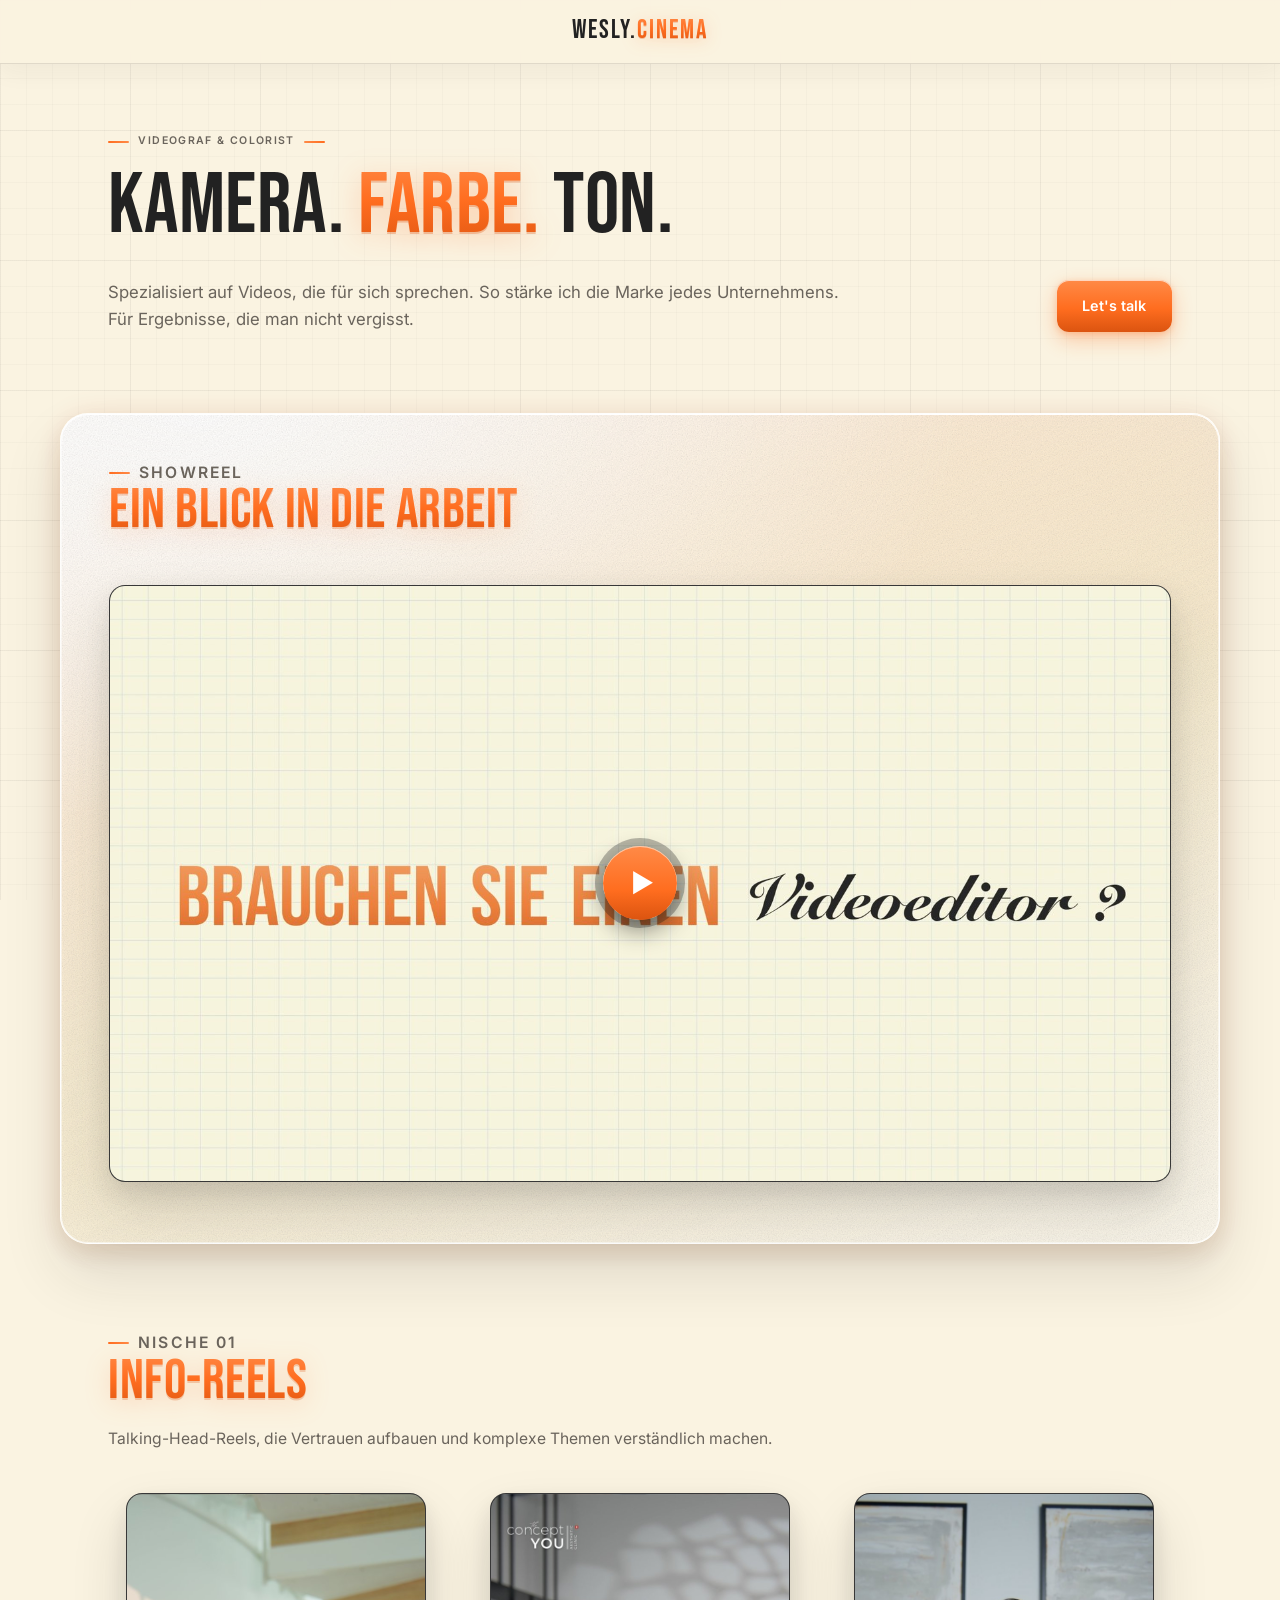
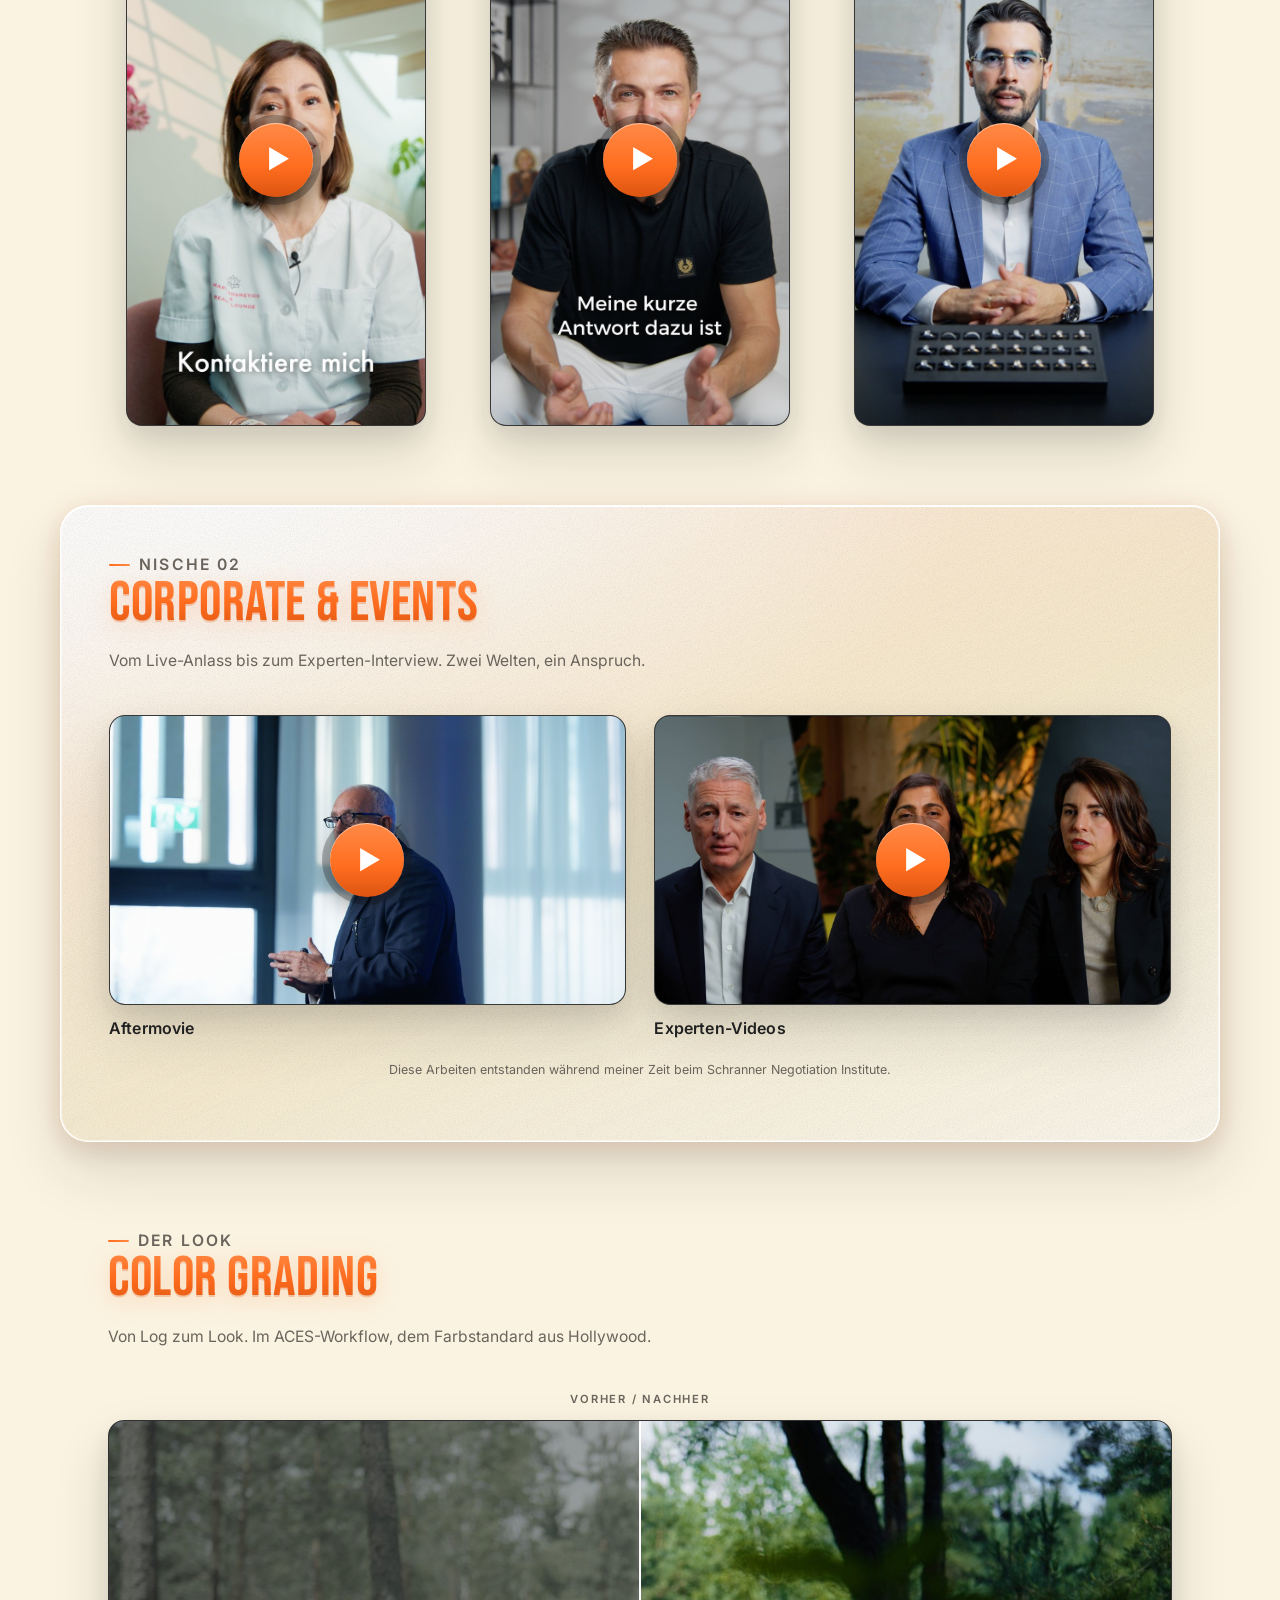
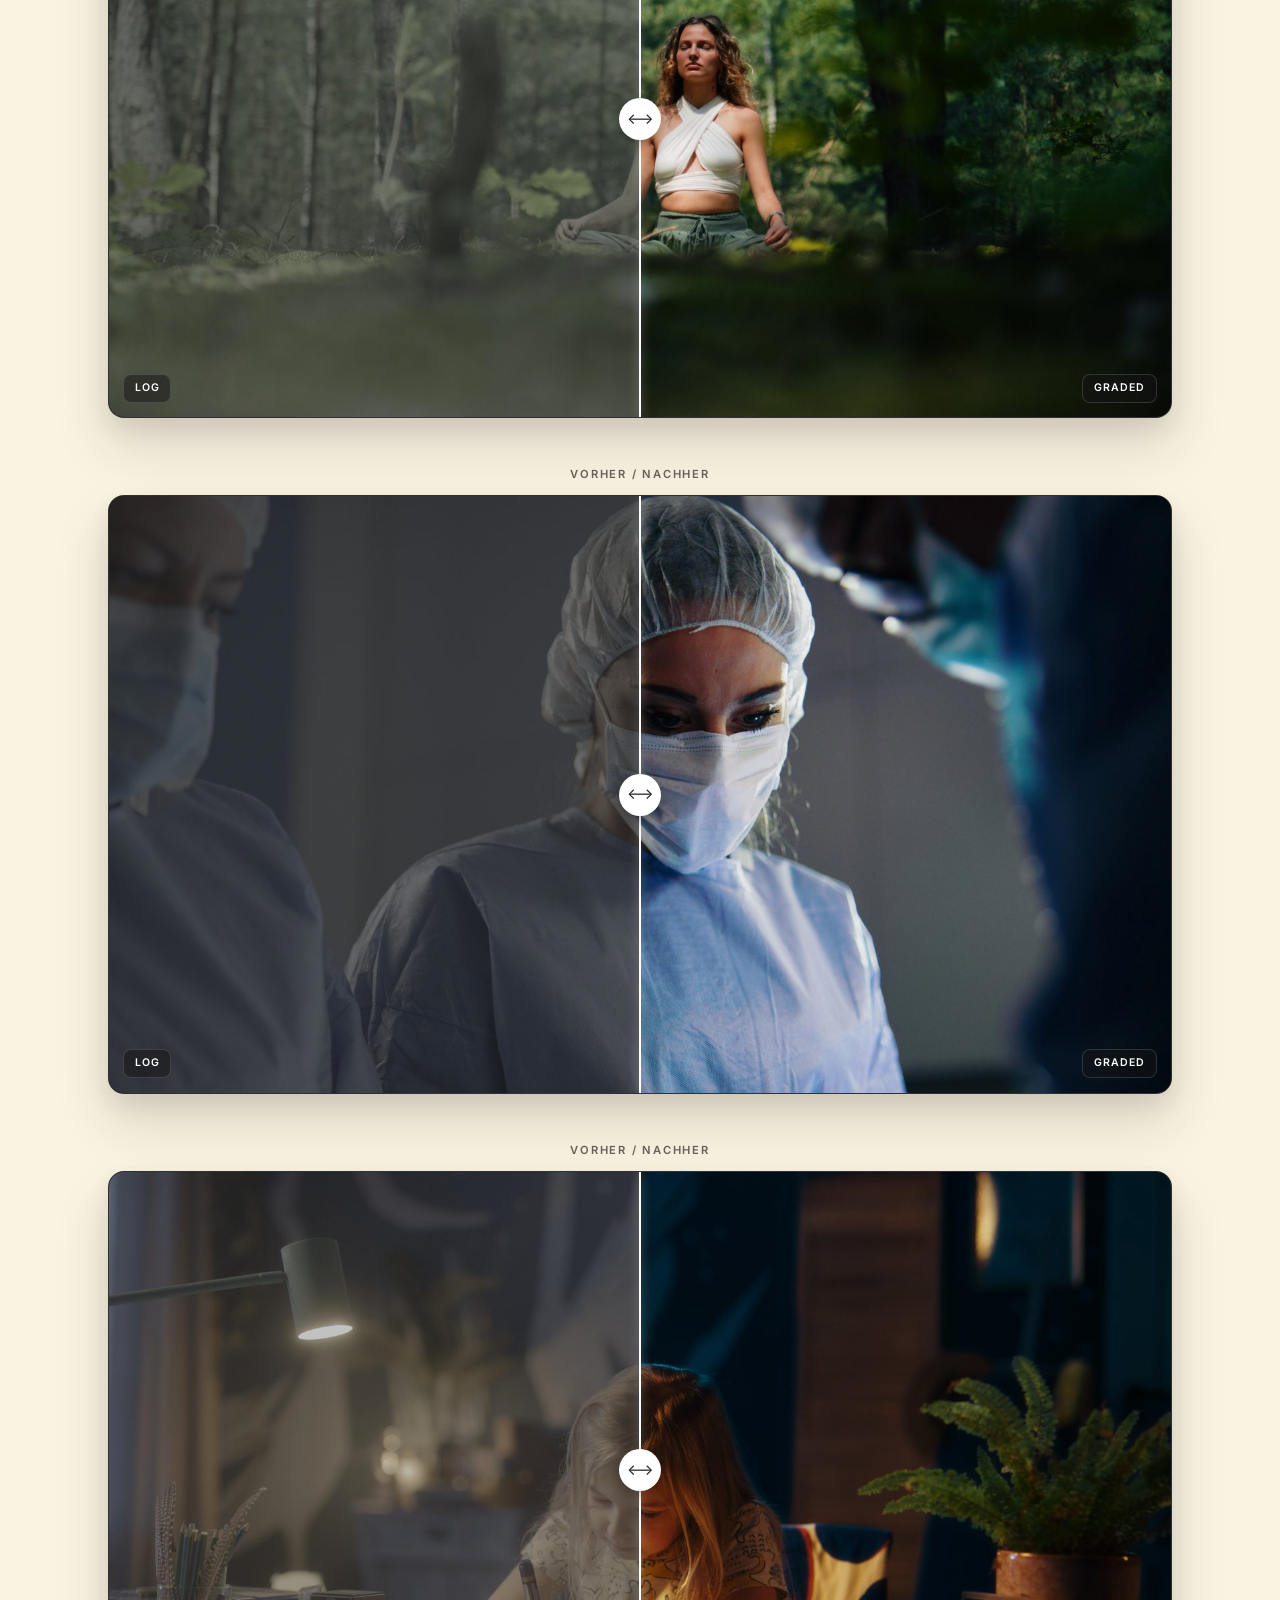
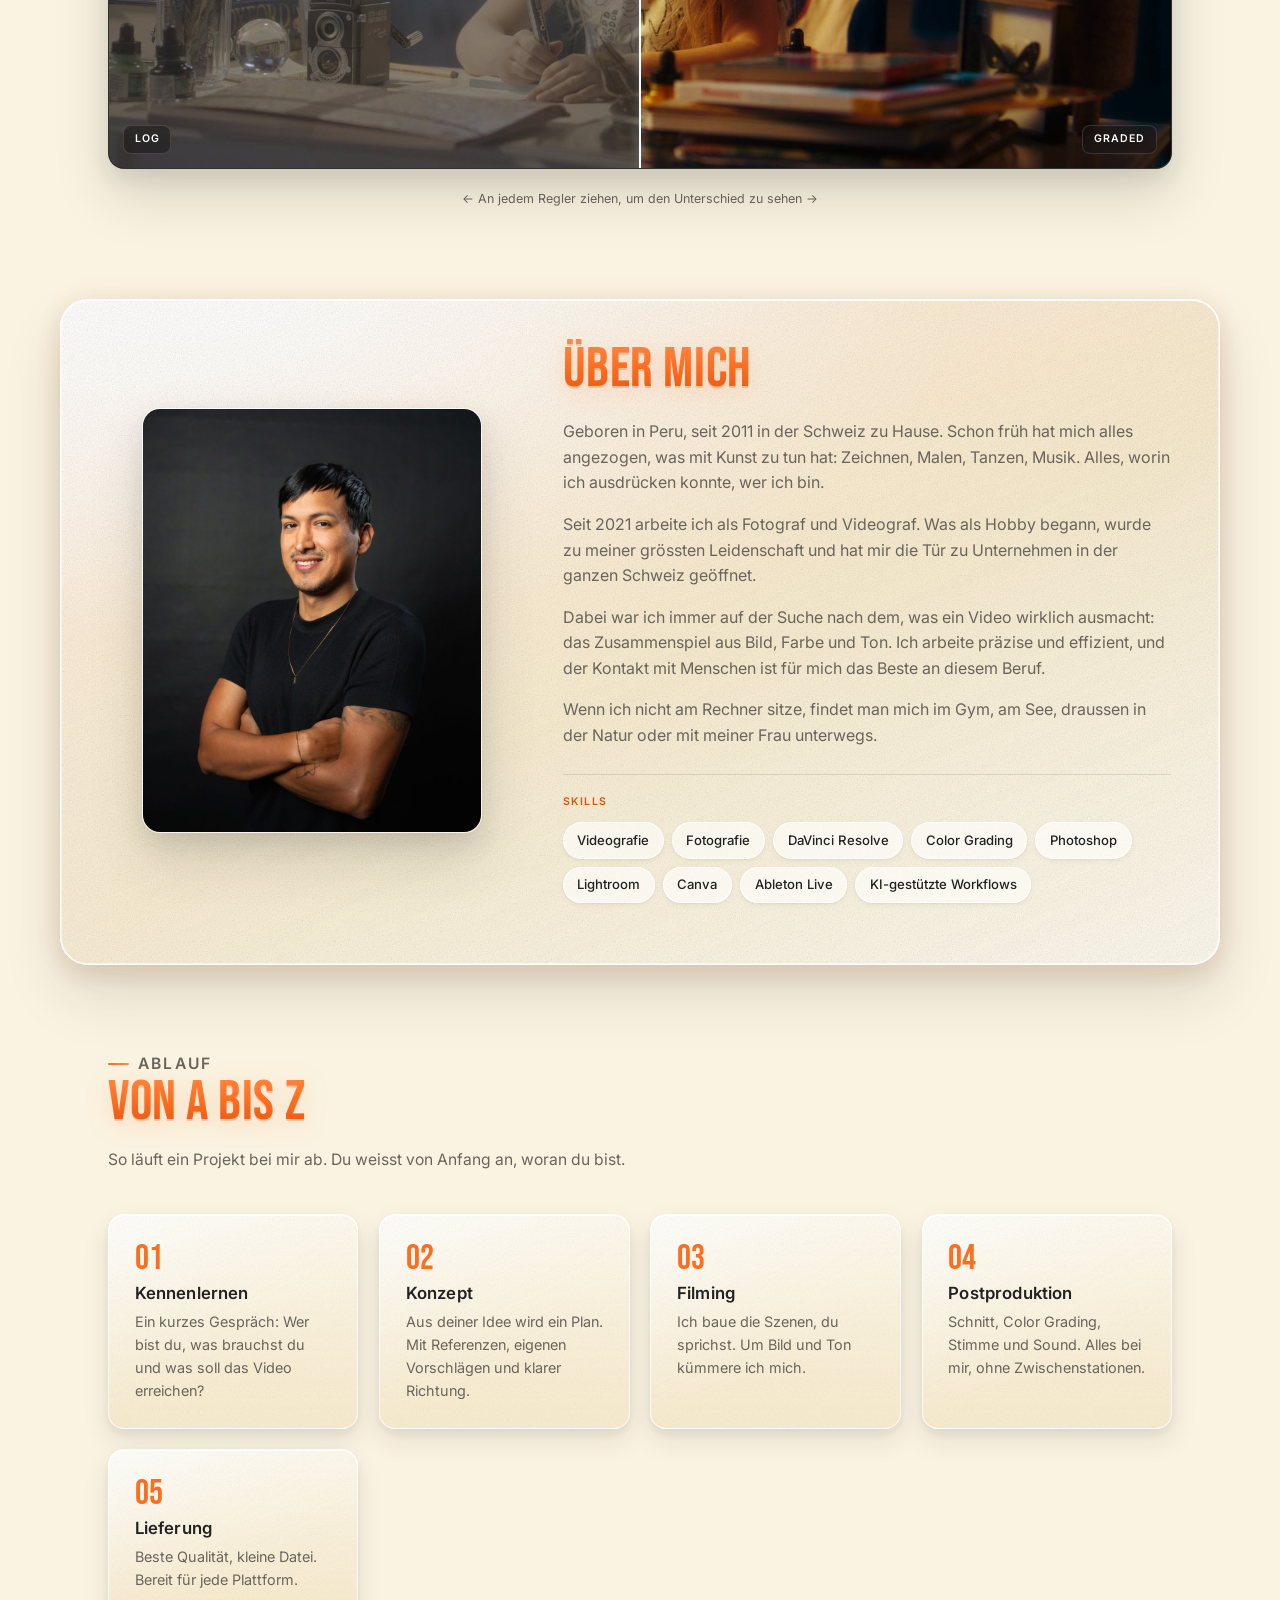
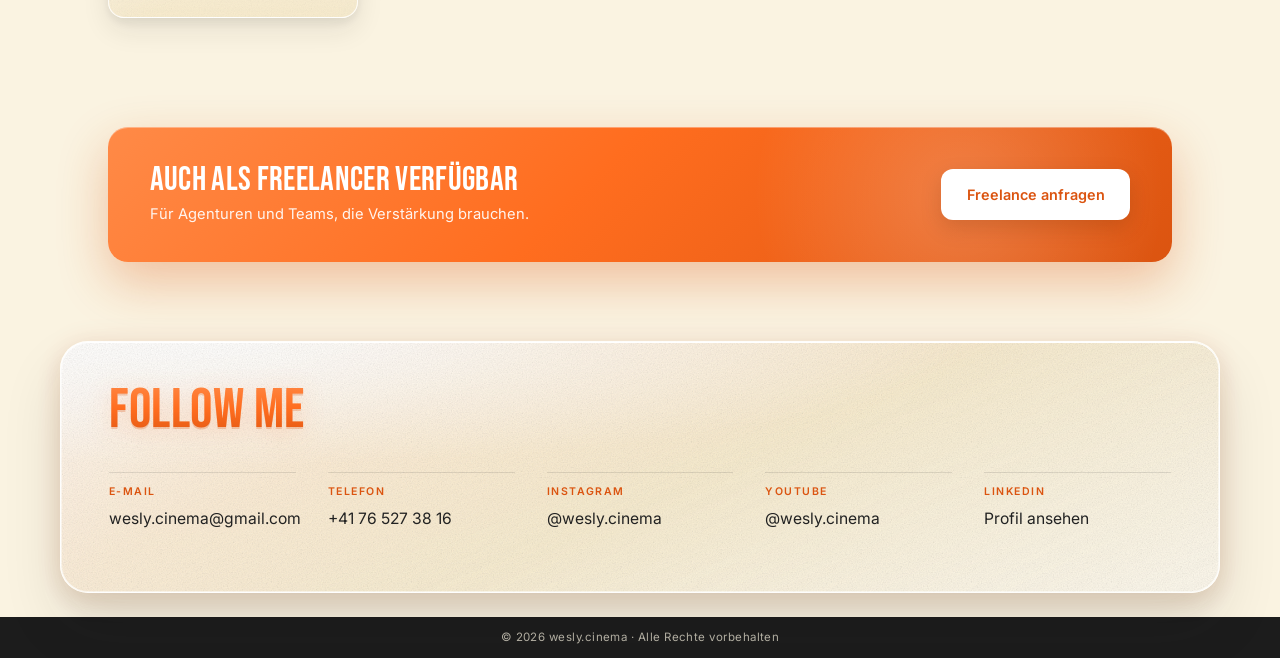
<file: index.html>
<!DOCTYPE html>
<html lang="de">
<head>
<meta charset="UTF-8">
<meta name="viewport" content="width=device-width, initial-scale=1.0">
<title>wesly.cinema · Videograf &amp; Colorist</title>
<meta name="description" content="wesly.cinema, freier Videograf und Colorist. Info-Reels, Corporate und Events, Color Grading. Auch für Freelance-Zusammenarbeit verfügbar.">
<link rel="preconnect" href="https://fonts.googleapis.com">
<link rel="preconnect" href="https://fonts.gstatic.com" crossorigin>
<link href="https://fonts.googleapis.com/css2?family=Bebas+Neue&family=Inter:wght@400;500;600;700&display=swap" rel="stylesheet">
<style>
  :root{
    --paper: #FAF3E1;
    --panel: #F5E7C6;
    --panel-2: #F9EFD8;
    --orange: #FF6D1F;
    --orange-light: #FF8A47;
    --orange-deep: #DB5410;
    --ink: #222222;
    --ink-dim: #6a645c;
    --dark: #1c1c1c;

    --line: rgba(34,34,34,0.12);

    --sh-sm: 0 1px 2px rgba(34,34,34,0.06), 0 2px 6px rgba(34,34,34,0.05);
    --sh-md: 0 4px 10px rgba(34,34,34,0.07), 0 12px 28px rgba(34,34,34,0.09);
    --sh-lg: 0 10px 24px rgba(34,34,34,0.10), 0 28px 56px rgba(34,34,34,0.14);
    --sh-orange: 0 8px 20px rgba(255,109,31,0.32), 0 2px 6px rgba(255,109,31,0.24);
    --sh-inset: inset 0 1px 0 rgba(255,255,255,0.65);

    --max: 1160px;
    --gap: clamp(1.25rem, 4vw, 3rem);
  }

  *{ box-sizing:border-box; }
  html{ scroll-behavior:smooth; }
  body{
    margin:0;
    color:var(--ink);
    font-family:'Inter',system-ui,sans-serif; line-height:1.6;
    -webkit-font-smoothing:antialiased;
    background:
      repeating-linear-gradient(to right, rgba(34,34,34,0.025) 0 1px, transparent 1px 26px),
      repeating-linear-gradient(to bottom, rgba(34,34,34,0.025) 0 1px, transparent 1px 26px),
      repeating-linear-gradient(to right, rgba(34,34,34,0.04) 0 1.5px, transparent 1.5px 130px),
      repeating-linear-gradient(to bottom, rgba(34,34,34,0.04) 0 1.5px, transparent 1.5px 130px),
      var(--paper);
    background-attachment: fixed;
  }
  ::selection{ background:var(--orange); color:#fff; }
  img,iframe{ display:block; max-width:100%; }

  h1,h2,h3{
    font-family:'Bebas Neue','Inter',sans-serif; font-weight:400;
    letter-spacing:0.01em; line-height:1.12; margin:0;
  }

  .eyebrow{
    font-family:'Inter',sans-serif; font-size:0.66rem; font-weight:600;
    letter-spacing:0.13em; text-transform:uppercase; color:var(--ink-dim); line-height:1;
    margin:0 0 0.7rem; display:flex; align-items:center; gap:0.6rem;
  }
  .eyebrow::before{ content:""; width:1.3rem; height:2px; border-radius:2px;
    background:linear-gradient(90deg,var(--orange),var(--orange-light)); }
  .hero .eyebrow::after{ content:""; width:1.3rem; height:2px; border-radius:2px;
    background:linear-gradient(90deg,var(--orange-light),var(--orange)); }

  .wrap{ max-width:var(--max); margin:0 auto; padding-left:var(--gap); padding-right:var(--gap); }
  :focus-visible{ outline:2px solid var(--orange); outline-offset:3px; }

  .grad{
    background:linear-gradient(180deg,var(--orange-light),var(--orange) 45%,var(--orange-deep));
    -webkit-background-clip:text; background-clip:text; -webkit-text-fill-color:transparent;
    filter:drop-shadow(0 2px 0 rgba(219,84,16,0.25)) drop-shadow(0 5px 12px rgba(255,109,31,0.22));
  }

  /* ---------- BUTTONS ---------- */
  .btn{
    display:inline-flex; align-items:center; gap:0.5rem;
    font-family:'Inter',sans-serif; font-weight:600; font-size:0.9rem;
    text-decoration:none; padding:0.9rem 1.6rem; border-radius:12px;
    transition:transform .2s cubic-bezier(.2,.8,.2,1), box-shadow .2s ease, background .2s ease;
  }
  .btn-primary{
    color:#fff;
    background:linear-gradient(180deg,var(--orange-light),var(--orange) 55%,var(--orange-deep));
    box-shadow:var(--sh-orange), var(--sh-inset);
  }
  .btn-primary:hover{ transform:translateY(-3px); box-shadow:0 14px 30px rgba(255,109,31,0.4), var(--sh-inset); }

  /* ---------- NAV ---------- */
  header.nav{
    position:sticky; top:0; z-index:30;
    background:rgba(250,243,225,0.94);
    backdrop-filter:blur(14px) saturate(1.3); -webkit-backdrop-filter:blur(14px) saturate(1.3);
    border-bottom:1px solid var(--line);
    box-shadow:0 8px 24px rgba(34,34,34,0.05);
  }
  .nav-inner{ display:flex; justify-content:center; align-items:center; padding:0.7rem 0; }
  .logo{ font-family:'Bebas Neue',sans-serif; font-size:1.6rem; letter-spacing:0.08em; text-decoration:none; color:var(--ink); }
  .logo span{
    background:linear-gradient(180deg,var(--orange-light),var(--orange) 45%,var(--orange-deep));
    -webkit-background-clip:text; background-clip:text; -webkit-text-fill-color:transparent;
    filter:drop-shadow(0 1px 0 rgba(219,84,16,0.30)) drop-shadow(0 3px 8px rgba(255,109,31,0.28));
  }
  nav.links{ display:none; }

  /* ---------- HERO ---------- */
  .hero{ padding:clamp(3rem,7vw,4.5rem) 0 clamp(2.5rem,6vw,3.5rem); }
  .hero h1{
    font-size:clamp(3.2rem,7.5vw,5.4rem);
    letter-spacing:0.005em; text-transform:uppercase; color:var(--ink);
  }
  .hero h1 .thin{
    background:linear-gradient(180deg,var(--orange-light),var(--orange) 45%,var(--orange-deep));
    -webkit-background-clip:text; background-clip:text; -webkit-text-fill-color:transparent;
    filter:drop-shadow(0 2px 0 rgba(219,84,16,0.30)) drop-shadow(0 6px 14px rgba(255,109,31,0.28));
  }
  /* Text und Button auf gleicher Höhe ausgerichtet */
  .hero-row{ display:flex; flex-wrap:wrap; justify-content:space-between; align-items:flex-start; gap:1.5rem 2.5rem; margin-top:1.5rem; }
  .hero p.lede{ font-size:1.05rem; color:var(--ink-dim); flex:1 1 420px; max-width:68ch; margin:0; }
  .hero .actions{ display:flex; gap:0.8rem; flex:0 0 auto; align-self:center; }

  /* ---------- VIDEO FRAME ---------- */
  .video-frame{
    position:relative; width:100%; aspect-ratio:16/9;
    background:var(--dark); border:1px solid rgba(255,255,255,0.12);
    border-radius:16px; overflow:hidden; box-shadow:var(--sh-lg);
    transition:transform .25s cubic-bezier(.2,.8,.2,1), box-shadow .25s ease;
  }
  .video-frame:hover{ transform:translateY(-4px); box-shadow:0 16px 34px rgba(34,34,34,0.16), 0 40px 70px rgba(34,34,34,0.18); }
  .video-frame iframe{ position:absolute; inset:0; width:100%; height:100%; border:0; }
  .video-placeholder{
    position:absolute; inset:0; display:flex; flex-direction:column;
    align-items:center; justify-content:center; gap:1rem;
    background:radial-gradient(circle at 50% 38%, #333030, var(--dark) 70%);
    color:rgba(250,243,225,0.75); text-align:center; padding:1.5rem;
  }
  .play-btn{
    position:relative; z-index:1;
    width:74px; height:74px; border-radius:50%; color:#fff;
    background:linear-gradient(180deg,var(--orange-light),var(--orange) 60%,var(--orange-deep));
    display:flex; align-items:center; justify-content:center; font-size:1.6rem; padding-left:5px;
    box-shadow:0 10px 24px rgba(0,0,0,0.45), 0 0 0 8px rgba(20,20,20,0.28), inset 0 1px 0 rgba(255,255,255,0.5);
  }
  .video-placeholder .ph-label{ font-size:0.78rem; letter-spacing:0.12em; text-transform:uppercase; }

  /* ---------- SECTIONS ---------- */
  section{ padding:clamp(2.2rem,4.5vw,3.4rem) 0; position:relative; }
  section.alt{ background:none; border:0; box-shadow:none; padding:clamp(0.9rem,2.2vw,1.5rem) var(--gap); }
  section.alt > .wrap{
    background:
      url("data:image/svg+xml;utf8,<svg xmlns='http://www.w3.org/2000/svg' width='140' height='140'><filter id='f'><feTurbulence type='fractalNoise' baseFrequency='0.8' numOctaves='4' stitchTiles='stitch'/><feColorMatrix type='saturate' values='0'/></filter><rect width='100%25' height='100%25' filter='url(%23f)' opacity='0.26'/></svg>"),
      radial-gradient(120% 90% at 12% 0%, rgba(255,255,255,0.9), rgba(255,255,255,0) 55%),
      linear-gradient(155deg, rgba(255,255,255,0.85) 0%, rgba(255,255,255,0.3) 30%, rgba(255,255,255,0.05) 55%, rgba(255,255,255,0.35) 100%),
      linear-gradient(160deg, rgba(255,109,31,0.20), rgba(245,231,198,0.86) 55%, rgba(250,243,225,0.80));
    backdrop-filter:blur(34px) saturate(1.8); -webkit-backdrop-filter:blur(34px) saturate(1.8);
    border:1px solid rgba(255,255,255,0.9);
    border-radius:28px;
    padding-top:clamp(1.5rem,3.2vw,2.4rem);
    padding-bottom:clamp(2.4rem,5vw,3.8rem);
    box-shadow:
      0 10px 24px rgba(34,34,34,0.08),
      0 30px 60px rgba(34,34,34,0.12),
      0 4px 30px rgba(255,109,31,0.12),
      inset 0 1px 0 rgba(255,255,255,1),
      inset 0 -1px 0 rgba(255,255,255,0.5),
      inset 1px 0 0 rgba(255,255,255,0.5),
      inset -1px 0 0 rgba(255,255,255,0.5);
  }
  /* Untertitel immer direkt unter dem Titel, linksbündig */
  .section-head{ margin-bottom:clamp(1.8rem,4vw,2.6rem); }
  .section-head h2{ font-size:clamp(2.2rem,5vw,3.5rem); text-transform:uppercase; }
  .section-head p{ color:var(--ink-dim); margin:0.8rem 0 0; font-size:0.98rem; max-width:none; }

  /* Nur der Corporate-Block: unten enger, damit er symmetrisch wirkt */
  #corporate > .wrap{ padding-bottom:clamp(2rem,4.2vw,3rem); }

  /* ---------- BEFORE / AFTER SLIDER ---------- */
  .grade-block{ margin-bottom:clamp(2rem,4vw,3rem); }
  .grade-block:last-of-type{ margin-bottom:0; }
  .slider-caption{
    text-align:center; font-family:'Inter',sans-serif; font-size:0.7rem; font-weight:600;
    letter-spacing:0.16em; text-transform:uppercase; color:var(--ink-dim); margin-bottom:0.7rem;
  }
  .grade-slider{
    position:relative; width:100%; aspect-ratio:16/9;
    border-radius:16px; overflow:hidden; border:1px solid rgba(255,255,255,0.12); background:#141414;
    box-shadow:var(--sh-lg);
  }
  .frame{ position:absolute; inset:0; overflow:hidden; }
  .frame img{ position:absolute; inset:0; width:100%; height:100%; object-fit:cover; display:block; }
  /* Roh links, Graded rechts */
  .frame.graded{ clip-path:inset(0 0 0 var(--pos,50%)); }
  .divider{ position:absolute; top:0; bottom:0; left:var(--pos,50%); width:2px; background:#fff; transform:translateX(-1px); pointer-events:none; box-shadow:0 0 10px rgba(255,255,255,0.5); }
  .handle{
    position:absolute; top:50%; left:var(--pos,50%); width:42px; height:42px;
    transform:translate(-50%,-50%); border-radius:50%; background:#fff;
    display:flex; align-items:center; justify-content:center; pointer-events:none;
    box-shadow:0 4px 16px rgba(0,0,0,0.35); color:var(--ink); font-size:0.95rem;
  }
  .handle::after{ content:"⟷"; }
  .grade-range{ position:absolute; inset:0; width:100%; height:100%; margin:0; opacity:0; cursor:ew-resize; }
  .tag{
    position:absolute; bottom:0.9rem; font-family:'Inter',sans-serif;
    font-size:0.66rem; font-weight:600; letter-spacing:0.1em;
    padding:0.32rem 0.65rem; border-radius:8px; color:#fff;
    background:rgba(20,20,20,0.5); backdrop-filter:blur(6px); -webkit-backdrop-filter:blur(6px);
    border:1px solid rgba(255,255,255,0.14);
  }
  .tag.left{ left:0.9rem; } .tag.right{ right:0.9rem; }
  .grain{
    position:absolute; inset:0; opacity:0.05; mix-blend-mode:overlay; pointer-events:none;
    background-image:url("data:image/svg+xml;utf8,<svg xmlns='http://www.w3.org/2000/svg' width='120' height='120'><filter id='n'><feTurbulence type='fractalNoise' baseFrequency='0.9' numOctaves='2' stitchTiles='stitch'/></filter><rect width='100%25' height='100%25' filter='url(%23n)'/></svg>");
  }
  .slider-help{ font-size:0.78rem; color:var(--ink-dim); margin-top:1.2rem; text-align:center; }

  /* ---------- VIDEO GRID ---------- */
  .video-grid{ display:grid; grid-template-columns:repeat(auto-fit,minmax(300px,1fr)); gap:1.8rem; }
  .video-grid.trio{ grid-template-columns:repeat(auto-fit,minmax(240px,1fr)); }
  .video-card{ display:flex; flex-direction:column; gap:0.9rem; }
  .video-card .meta h3{ font-family:'Inter',sans-serif; font-weight:600; font-size:1rem; margin:0 0 0.2rem; color:var(--ink); }
  .video-card .meta p{ margin:0; font-size:0.88rem; color:var(--ink-dim); }
  .video-frame.vertical{ aspect-ratio:9/16; max-width:300px; margin:0 auto; width:100%; }

  /* ---------- ÜBER MICH ---------- */
  .about-grid{ display:grid; grid-template-columns:0.8fr 1.2fr; gap:clamp(1.8rem,4vw,3rem); align-items:center; }
  @media (max-width:760px){ .about-grid{ grid-template-columns:1fr; } }
  .portrait, .portrait-img{
    width:100%; max-width:340px; aspect-ratio:4/5; border-radius:18px; overflow:hidden;
    box-shadow:var(--sh-lg); border:1px solid rgba(255,255,255,0.6);
    justify-self:center; align-self:center; margin:0;
  }
  .portrait-img{ object-fit:cover; display:block; }
  .portrait{
    display:flex; align-items:center; justify-content:center; text-align:center; padding:1.5rem;
    background:linear-gradient(160deg,#3a3a3a,var(--dark) 60%,#2a2320);
    color:rgba(250,243,225,0.7); font-size:0.75rem; letter-spacing:0.12em; text-transform:uppercase;
  }
  .about-copy h2{ font-size:clamp(2.2rem,5vw,3.5rem); text-transform:uppercase; margin-bottom:1.1rem; }
  .about-copy p{ color:var(--ink-dim); font-size:1rem; margin:0 0 1rem; }
  .about-copy p:last-of-type{ margin-bottom:0; }
  .skills{ margin-top:1.6rem; padding-top:1.3rem; border-top:1px solid var(--line); }
  .skills h3{
    font-family:'Inter',sans-serif; font-size:0.66rem; font-weight:600;
    letter-spacing:0.14em; text-transform:uppercase; color:var(--orange-deep);
    margin:0 0 0.9rem;
  }
  .skills ul{ list-style:none; margin:0; padding:0; display:flex; flex-wrap:wrap; gap:0.5rem; }
  .skills li{
    font-size:0.82rem; font-weight:500; color:var(--ink);
    padding:0.42rem 0.85rem; border-radius:999px;
    background:rgba(255,255,255,0.6);
    border:1px solid rgba(255,255,255,0.9);
    box-shadow:var(--sh-sm);
  }

  /* ---------- ABLAUF ---------- */
  .step-grid{ display:grid; grid-template-columns:repeat(auto-fit,minmax(210px,1fr)); gap:1.3rem; }
  .step-card{
    position:relative; border-radius:16px; padding:1.6rem; display:flex; flex-direction:column;
    background:
      url("data:image/svg+xml;utf8,<svg xmlns='http://www.w3.org/2000/svg' width='140' height='140'><filter id='f2'><feTurbulence type='fractalNoise' baseFrequency='0.85' numOctaves='3' stitchTiles='stitch'/><feColorMatrix type='saturate' values='0'/></filter><rect width='100%25' height='100%25' filter='url(%23f2)' opacity='0.12'/></svg>"),
      linear-gradient(155deg, rgba(255,255,255,0.8) 0%, rgba(255,255,255,0.2) 38%, rgba(255,255,255,0) 65%),
      linear-gradient(180deg, rgba(253,248,234,0.85), rgba(245,231,198,0.78));
    backdrop-filter:blur(20px) saturate(1.4); -webkit-backdrop-filter:blur(20px) saturate(1.4);
    border:1px solid rgba(255,255,255,0.8);
    box-shadow:var(--sh-md), inset 0 1px 0 rgba(255,255,255,0.95);
    transition:transform .25s cubic-bezier(.2,.8,.2,1), box-shadow .25s ease;
  }
  .step-card:hover{ transform:translateY(-6px); box-shadow:var(--sh-lg), inset 0 1px 0 rgba(255,255,255,0.95); }
  .step-card .num{ font-family:'Bebas Neue',sans-serif; font-size:2.2rem; line-height:1; color:var(--orange); margin-bottom:0.5rem; }
  .step-card h3{ font-family:'Inter',sans-serif; font-weight:600; font-size:1.05rem; margin:0 0 0.45rem; color:var(--ink); }
  .step-card p{ margin:0; color:var(--ink-dim); font-size:0.9rem; }

  /* ---------- FREELANCE ---------- */
  .freelance{
    position:relative; overflow:hidden; color:#fff; border-radius:20px;
    padding:clamp(1.5rem,3.5vw,2.2rem) clamp(1.6rem,4vw,2.6rem); display:flex; flex-wrap:wrap;
    align-items:center; justify-content:space-between; gap:1.2rem;
    background:linear-gradient(135deg,var(--orange-light),var(--orange) 45%,var(--orange-deep));
    box-shadow:0 20px 50px rgba(219,84,16,0.32), inset 0 1px 0 rgba(255,255,255,0.35);
  }
  .freelance::after{ content:""; position:absolute; top:-40%; right:-10%; width:60%; height:180%;
    background:radial-gradient(circle, rgba(255,255,255,0.2), transparent 60%); pointer-events:none; }
  .freelance > *{ position:relative; z-index:1; }
  .freelance h3{ font-family:'Bebas Neue',sans-serif; font-size:clamp(1.5rem,3.2vw,2.1rem); text-transform:uppercase; color:#fff; }
  .freelance p{ color:rgba(255,255,255,0.92); margin:0.25rem 0 0; font-size:0.92rem; }
  .freelance .btn-primary{ background:#fff; color:var(--orange-deep); box-shadow:0 8px 20px rgba(120,45,0,0.22); text-shadow:none; white-space:nowrap; }
  .freelance .btn-primary:hover{ background:var(--panel-2); }

  /* ---------- FOLLOW ME ---------- */
  .follow h2{ font-size:clamp(2.2rem,5vw,3.5rem); text-transform:uppercase; margin-bottom:1.8rem; }
  .contact-links{ display:grid; grid-template-columns:repeat(auto-fit,minmax(180px,1fr)); gap:1.6rem 2rem; font-size:0.98rem; }
  .contact-links a{ text-decoration:none; color:var(--ink); display:block; padding-top:0.7rem; border-top:1px solid var(--line); transition:color .15s ease, border-color .15s ease; }
  .contact-links a:hover{ color:var(--orange-deep); border-color:var(--orange); }
  .contact-links .label{ font-size:0.66rem; font-weight:600; letter-spacing:0.14em; text-transform:uppercase; color:var(--orange-deep); display:block; margin-bottom:0.35rem; }

  /* ---------- HINWEIS BEIM KOPIEREN ---------- */
  .toast{
    position:fixed; left:50%; bottom:1.6rem; transform:translate(-50%, 1.5rem);
    z-index:60; max-width:calc(100% - 2rem);
    background:var(--dark); color:var(--paper);
    padding:0.85rem 1.3rem; border-radius:12px;
    font-size:0.88rem; font-weight:500; text-align:center;
    box-shadow:0 10px 30px rgba(34,34,34,0.3);
    opacity:0; pointer-events:none;
    transition:opacity .25s ease, transform .25s cubic-bezier(.2,.8,.2,1);
  }
  .toast.show{ opacity:1; transform:translate(-50%, 0); }

  footer{
    background:var(--dark); color:rgba(250,243,225,0.7);
    padding:0.7rem var(--gap); text-align:center;
    font-size:0.72rem; letter-spacing:0.04em;
  }

  @media (prefers-reduced-motion:reduce){ html{ scroll-behavior:auto; } .btn,.step-card,.video-frame{ transition:none; } }
</style>
</head>
<body id="top">

<header class="nav">
  <div class="wrap nav-inner">
    <a class="logo" href="#top">WESLY.<span>CINEMA</span></a>
  </div>
</header>

<main>

  <!-- HERO -->
  <section class="hero">
    <div class="wrap">
      <p class="eyebrow">Videograf &amp; Colorist</p>
      <h1>Kamera.<span class="thin"> Farbe.</span> Ton.</h1>
      <div class="hero-row">
        <p class="lede">Spezialisiert auf Videos, die für sich sprechen. So stärke ich die Marke jedes Unternehmens. Für Ergebnisse, die man nicht vergisst.</p>
        <div class="actions">
          <a class="btn btn-primary" href="mailto:wesly.cinema@gmail.com?subject=Projektanfrage">Let's talk</a>
        </div>
      </div>
    </div>
  </section>

  <!-- SHOWREEL -->
  <section id="reel" class="alt">
    <div class="wrap">
      <div class="section-head">
        <p class="eyebrow">Showreel</p>
        <h2 class="grad">Ein Blick in die Arbeit</h2>
      </div>
      <div class="video-frame" data-yt="huSaIwssQTs" data-poster="showreel.jpg?v=2">
        <div class="video-placeholder"><div class="play-btn">▶</div><div class="ph-label">Showreel: YouTube-Link einfügen</div></div>
      </div>
    </div>
  </section>

  <!-- INFO-REELS -->
  <section id="reels">
    <div class="wrap">
      <div class="section-head">
        <p class="eyebrow">Nische 01</p>
        <h2 class="grad">Info-Reels</h2>
        <p>Talking-Head-Reels, die Vertrauen aufbauen und komplexe Themen verständlich machen.</p>
      </div>
      <div class="video-grid trio">
        <div class="video-card"><div class="video-frame vertical" data-yt="xCxFpbNaxrM" data-poster="reel-1.jpg?v=2"><div class="video-placeholder"><div class="play-btn">▶</div><div class="ph-label">Reel 1</div></div></div></div>
        <div class="video-card"><div class="video-frame vertical" data-yt="37tBasHa6eA" data-poster="reel-2.jpg?v=2"><div class="video-placeholder"><div class="play-btn">▶</div><div class="ph-label">Reel 2</div></div></div></div>
        <div class="video-card"><div class="video-frame vertical" data-yt="Mp6EMr4EW4E" data-poster="reel-3.jpg"><div class="video-placeholder"><div class="play-btn">▶</div><div class="ph-label">Reel 3</div></div></div></div>
      </div>
    </div>
  </section>

  <!-- CORPORATE & EVENTS -->
  <section id="corporate" class="alt">
    <div class="wrap">
      <div class="section-head">
        <p class="eyebrow">Nische 02</p>
        <h2 class="grad">Corporate &amp; Events</h2>
        <p>Vom Live-Anlass bis zum Experten-Interview. Zwei Welten, ein Anspruch.</p>
      </div>
      <div class="video-grid">
        <div class="video-card">
          <div class="video-frame" data-yt="SfeOb1f_pQw" data-poster="aftermovie.jpg"><div class="video-placeholder"><div class="play-btn">▶</div><div class="ph-label">Aftermovie: YouTube-Link einfügen</div></div></div>
          <div class="meta"><h3>Aftermovie</h3></div>
        </div>
        <div class="video-card">
          <div class="video-frame" data-yt="LKAbDm-HFOM" data-poster="experten.jpg?v=2"><div class="video-placeholder"><div class="play-btn">▶</div><div class="ph-label">Experten-Videos: YouTube-Link einfügen</div></div></div>
          <div class="meta"><h3>Experten-Videos</h3></div>
        </div>
      </div>
      <p class="slider-help">Diese Arbeiten entstanden während meiner Zeit beim Schranner Negotiation Institute.</p>
    </div>
  </section>

  <!-- COLOR GRADING -->
  <section id="grading">
    <div class="wrap">
      <div class="section-head">
        <p class="eyebrow">Der Look</p>
        <h2 class="grad">Color Grading</h2>
        <p>Von Log zum Look. Im ACES-Workflow, dem Farbstandard aus Hollywood.</p>
      </div>

      <div class="grade-block">
        <div class="slider-caption">Vorher / Nachher</div>
        <div class="grade-slider">
          <div class="frame raw"><img src="grading-1-log.jpg" alt="Aufnahme vor der Farbkorrektur"><div class="grain"></div><span class="tag left">LOG</span></div>
          <div class="frame graded"><img src="grading-1-graded.jpg" alt="Aufnahme nach der Farbkorrektur"><div class="grain"></div><span class="tag right">GRADED</span></div>
          <div class="divider"></div><div class="handle"></div>
          <input class="grade-range" type="range" min="0" max="100" value="50" aria-label="Vorher-Nachher Regler 1">
        </div>
      </div>

      <div class="grade-block">
        <div class="slider-caption">Vorher / Nachher</div>
        <div class="grade-slider">
          <div class="frame raw"><img src="grading-2-log.jpg" alt="Aufnahme vor der Farbkorrektur"><div class="grain"></div><span class="tag left">LOG</span></div>
          <div class="frame graded"><img src="grading-2-graded.jpg" alt="Aufnahme nach der Farbkorrektur"><div class="grain"></div><span class="tag right">GRADED</span></div>
          <div class="divider"></div><div class="handle"></div>
          <input class="grade-range" type="range" min="0" max="100" value="50" aria-label="Vorher-Nachher Regler 2">
        </div>
      </div>

      <div class="grade-block">
        <div class="slider-caption">Vorher / Nachher</div>
        <div class="grade-slider">
          <div class="frame raw"><img src="grading-3-log.jpg" alt="Aufnahme vor der Farbkorrektur"><div class="grain"></div><span class="tag left">LOG</span></div>
          <div class="frame graded"><img src="grading-3-graded.jpg" alt="Aufnahme nach der Farbkorrektur"><div class="grain"></div><span class="tag right">GRADED</span></div>
          <div class="divider"></div><div class="handle"></div>
          <input class="grade-range" type="range" min="0" max="100" value="50" aria-label="Vorher-Nachher Regler 3">
        </div>
      </div>

      <p class="slider-help">← An jedem Regler ziehen, um den Unterschied zu sehen →</p>
    </div>
  </section>

  <!-- ÜBER MICH -->
  <section id="ueber" class="alt">
    <div class="wrap">
      <div class="about-grid">
        <img src="portrait.jpg" alt="Wesly, Fotograf und Videograf" class="portrait-img">

        <div class="about-copy">
          <h2 class="grad">Über mich</h2>
          <p>Geboren in Peru, seit 2011 in der Schweiz zu Hause. Schon früh hat mich alles angezogen, was mit Kunst zu tun hat: Zeichnen, Malen, Tanzen, Musik. Alles, worin ich ausdrücken konnte, wer ich bin.</p>
          <p>Seit 2021 arbeite ich als Fotograf und Videograf. Was als Hobby begann, wurde zu meiner grössten Leidenschaft und hat mir die Tür zu Unternehmen in der ganzen Schweiz geöffnet.</p>
          <p>Dabei war ich immer auf der Suche nach dem, was ein Video wirklich ausmacht: das Zusammenspiel aus Bild, Farbe und Ton. Ich arbeite präzise und effizient, und der Kontakt mit Menschen ist für mich das Beste an diesem Beruf.</p>
          <p>Wenn ich nicht am Rechner sitze, findet man mich im Gym, am See, draussen in der Natur oder mit meiner Frau unterwegs.</p>
          <div class="skills">
            <h3>Skills</h3>
            <ul>
              <li>Videografie</li>
              <li>Fotografie</li>
              <li>DaVinci Resolve</li>
              <li>Color Grading</li>
              <li>Photoshop</li>
              <li>Lightroom</li>
              <li>Canva</li>
              <li>Ableton Live</li>
              <li>KI-gestützte Workflows</li>
            </ul>
          </div>
        </div>
      </div>
    </div>
  </section>

  <!-- ABLAUF -->
  <section id="ablauf">
    <div class="wrap">
      <div class="section-head">
        <p class="eyebrow">Ablauf</p>
        <h2 class="grad">Von A bis Z</h2>
        <p>So läuft ein Projekt bei mir ab. Du weisst von Anfang an, woran du bist.</p>
      </div>
      <div class="step-grid">
        <div class="step-card"><div class="num">01</div><h3>Kennenlernen</h3><p>Ein kurzes Gespräch: Wer bist du, was brauchst du und was soll das Video erreichen?</p></div>
        <div class="step-card"><div class="num">02</div><h3>Konzept</h3><p>Aus deiner Idee wird ein Plan. Mit Referenzen, eigenen Vorschlägen und klarer Richtung.</p></div>
        <div class="step-card"><div class="num">03</div><h3>Filming</h3><p>Ich baue die Szenen, du sprichst. Um Bild und Ton kümmere ich mich.</p></div>
        <div class="step-card"><div class="num">04</div><h3>Postproduktion</h3><p>Schnitt, Color Grading, Stimme und Sound. Alles bei mir, ohne Zwischenstationen.</p></div>
        <div class="step-card"><div class="num">05</div><h3>Lieferung</h3><p>Beste Qualität, kleine Datei. Bereit für jede Plattform.</p></div>
      </div>
    </div>
  </section>

  <!-- FREELANCE -->
  <section id="freelance">
    <div class="wrap">
      <div class="freelance">
        <div>
          <h3>Auch als Freelancer verfügbar</h3>
          <p>Für Agenturen und Teams, die Verstärkung brauchen.</p>
        </div>
        <a class="btn btn-primary" href="mailto:wesly.cinema@gmail.com?subject=Freelance-Anfrage">Freelance anfragen</a>
      </div>
    </div>
  </section>

  <!-- FOLLOW ME -->
  <section id="kontakt" class="alt">
    <div class="wrap follow">
      <h2 class="grad">Follow me</h2>
      <div class="contact-links">
        <a href="mailto:wesly.cinema@gmail.com?subject=Projektanfrage"><span class="label">E-Mail</span>wesly.cinema@gmail.com</a>
        <a href="tel:+41765273816"><span class="label">Telefon</span>+41 76 527 38 16</a>
        <a href="https://www.instagram.com/wesly.cinema/" target="_blank" rel="noopener"><span class="label">Instagram</span>@wesly.cinema</a>
        <a href="https://youtube.com/@wesly.cinema" target="_blank" rel="noopener"><span class="label">YouTube</span>@wesly.cinema</a>
        <a href="https://www.linkedin.com/in/wesly-w-340551277" target="_blank" rel="noopener"><span class="label">LinkedIn</span>Profil ansehen</a>
      </div>
    </div>
  </section>

</main>

<footer>© 2026 wesly.cinema · Alle Rechte vorbehalten</footer>

<script>
  document.querySelectorAll('.grade-slider').forEach(slider => {
    const range = slider.querySelector('.grade-range');
    const setPos = v => slider.style.setProperty('--pos', v + '%');
    setPos(range.value);
    range.addEventListener('input', e => setPos(e.target.value));
  });

  // Wenn kein Mailprogramm reagiert: Adresse in die Zwischenablage kopieren
  (function(){
    let toast;
    function showToast(text){
      if (!toast) {
        toast = document.createElement('div');
        toast.className = 'toast';
        document.body.appendChild(toast);
      }
      toast.textContent = text;
      requestAnimationFrame(() => toast.classList.add('show'));
      clearTimeout(toast._t);
      toast._t = setTimeout(() => toast.classList.remove('show'), 4000);
    }

    function copy(text){
      if (navigator.clipboard && window.isSecureContext) {
        return navigator.clipboard.writeText(text);
      }
      return new Promise((resolve, reject) => {
        const ta = document.createElement('textarea');
        ta.value = text;
        ta.style.position = 'fixed';
        ta.style.opacity = '0';
        document.body.appendChild(ta);
        ta.select();
        try { document.execCommand('copy'); resolve(); }
        catch (e) { reject(e); }
        finally { document.body.removeChild(ta); }
      });
    }

    document.querySelectorAll('a[href^="mailto:"]').forEach(link => {
      link.addEventListener('click', () => {
        const address = link.getAttribute('href').slice(7).split('?')[0];

        // Direkt beim Klick kopieren, sonst blockiert der Browser den Zugriff
        let copied = false;
        copy(address).then(() => { copied = true; }).catch(() => { copied = false; });

        let leftPage = false;
        const mark = () => { leftPage = true; };
        window.addEventListener('blur', mark, { once: true });
        document.addEventListener('visibilitychange', mark, { once: true });

        setTimeout(() => {
          window.removeEventListener('blur', mark);
          document.removeEventListener('visibilitychange', mark);
          if (leftPage) return; // Mailprogramm hat sich geöffnet
          showToast(copied
            ? 'E-Mail-Adresse kopiert: ' + address
            : 'Schreib mir an ' + address);
        }, 1200);
      });
    });
  })();

  document.querySelectorAll('.video-frame[data-yt]').forEach(frame => {
    const id = frame.getAttribute('data-yt');
    const poster = frame.getAttribute('data-poster');
    const isPlaceholder = !id || id.startsWith('VIDEO_ID_');
    const ph = frame.querySelector('.video-placeholder');

    // Eigenes Standbild als Vorschau, unabhängig davon, ob der Link schon da ist
    if (ph && poster) {
      const label = ph.querySelector('.ph-label');
      if (label) label.remove();
      ph.style.backgroundImage = 'url(' + poster + ')';
      ph.style.backgroundSize = 'cover';
      ph.style.backgroundPosition = 'center';
    }

    frame.style.cursor = isPlaceholder ? 'default' : 'pointer';
    if (isPlaceholder) return;

    // Kein eigenes Standbild? Dann Vorschaubild von YouTube holen
    if (ph && !poster) {
      const label = ph.querySelector('.ph-label');
      if (label) label.remove();
      ph.style.backgroundSize = 'cover';
      ph.style.backgroundPosition = 'center';
      const candidates = ['oardefault.jpg', 'maxresdefault.jpg', 'hq720.jpg', 'hqdefault.jpg'];
      (function tryNext(i){
        if (i >= candidates.length) return;
        const url = 'https://i.ytimg.com/vi/' + id + '/' + candidates[i];
        const probe = new Image();
        probe.onload = () => {
          if (probe.naturalWidth > 200) {
            ph.style.backgroundImage = 'url(' + url + ')';
          } else {
            tryNext(i + 1);
          }
        };
        probe.onerror = () => tryNext(i + 1);
        probe.src = url;
      })(0);
    }

    frame.addEventListener('click', () => {
      frame.innerHTML =
        '<iframe src="https://www.youtube.com/embed/' + id + '?autoplay=1&rel=0" ' +
        'title="Video" allow="accelerometer; autoplay; clipboard-write; encrypted-media; gyroscope; picture-in-picture" allowfullscreen></iframe>';
    });
  });
</script>

</body>
</html>
</file>
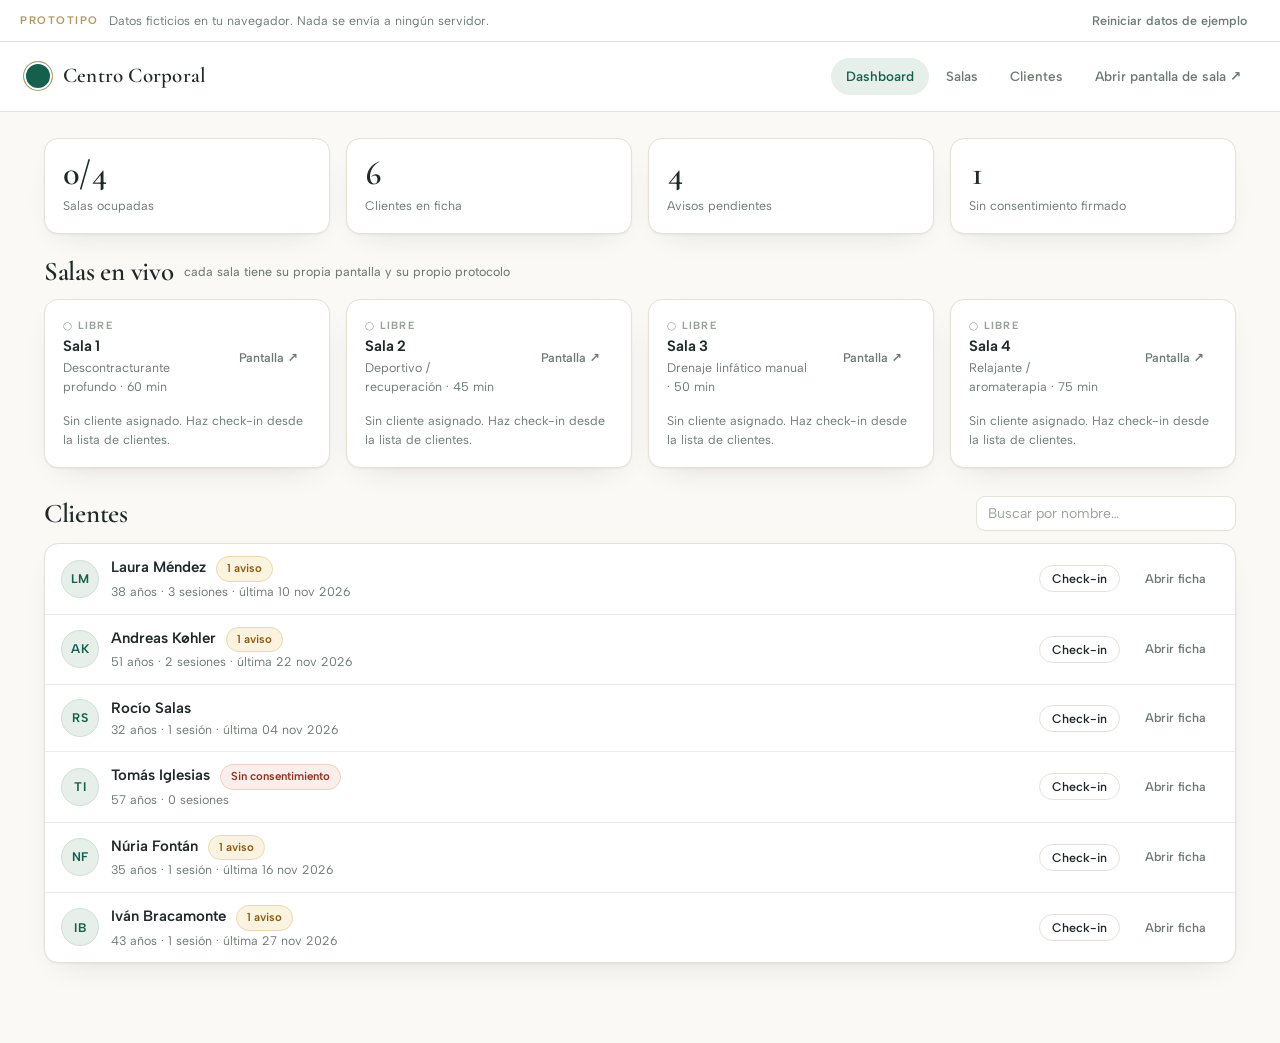
<file: massage/index.html>
<!doctype html>
<html lang="es">
<head>
<meta charset="utf-8">
<meta name="viewport" content="width=device-width,initial-scale=1">
<title>Dashboard · Centro de masaje (prototipo)</title>
<link rel="preconnect" href="https://fonts.googleapis.com">
<link rel="preconnect" href="https://fonts.gstatic.com" crossorigin>
<link href="https://fonts.googleapis.com/css2?family=Cormorant+Garamond:wght@500;600;700&family=Albert+Sans:wght@400;500;600;700&display=swap" rel="stylesheet">
<link rel="stylesheet" href="assets/base.css">
</head>
<body data-pagina="dashboard">

<div class="demo-bar">
  <strong>PROTOTIPO</strong>
  <span>Datos ficticios en tu navegador. Nada se envía a ningún servidor.</span>
  <span class="spacer"></span>
  <button class="btn sm gh" id="btn-reset">Reiniciar datos de ejemplo</button>
</div>

<header class="top">
  <div class="brand"><span class="brand-dot"></span> Centro&nbsp;Corporal</div>
  <nav class="nav">
    <a href="index.html" class="on">Dashboard</a>
    <a href="#" id="nav-salas">Salas</a>
    <a href="#" id="nav-clientes">Clientes</a>
    <a href="sala.html?id=s1" target="_blank">Abrir pantalla de sala ↗</a>
  </nav>
</header>

<main class="wrap">

  <div class="grid g-kpi" style="margin-bottom:22px">
    <div class="card kpi"><div class="n" id="k-ocupadas">–</div><div class="l">Salas ocupadas</div></div>
    <div class="card kpi"><div class="n" id="k-clientes">–</div><div class="l">Clientes en ficha</div></div>
    <div class="card kpi"><div class="n" id="k-avisos">–</div><div class="l">Avisos pendientes</div></div>
    <div class="card kpi"><div class="n" id="k-consent">–</div><div class="l">Sin consentimiento firmado</div></div>
  </div>

  <section id="sec-salas" style="margin-bottom:28px">
    <div class="card-h">
      <h1>Salas en vivo</h1>
      <span class="sub">cada sala tiene su propia pantalla y su propio protocolo</span>
    </div>
    <div class="grid g-salas" id="salas"></div>
  </section>

  <section id="sec-clientes">
    <div class="card-h">
      <h1>Clientes</h1>
      <span class="spacer"></span>
      <input type="search" id="buscar" placeholder="Buscar por nombre…" style="max-width:260px">
    </div>
    <div class="card pad-0"><ul class="lista" id="clientes"></ul></div>
  </section>

</main>

<!-- Modal de check-in -->
<div class="modal-bg" id="modal" hidden>
  <div class="modal">
    <h3 id="m-titulo">Check-in</h3>
    <p class="muted tiny" id="m-sub"></p>
    <label class="f" for="m-sala">Sala asignada</label>
    <select id="m-sala"></select>
    <p class="tiny muted" style="margin-top:12px">
      Al confirmar, la pantalla de esa sala muestra al instante el pop-up con
      los avisos pendientes de este cliente.
    </p>
    <div class="acts">
      <button class="btn gh" id="m-cancel">Cancelar</button>
      <button class="btn pri" id="m-ok">Hacer check-in</button>
    </div>
  </div>
</div>

<script type="module">
import * as D from './assets/datos.js';

const $ = s => document.querySelector(s);
let filtro = '';
let clienteDelModal = null;

/* ── Salas ─────────────────────────────────────────────────────────── */
function pintarSalas(){
  $('#salas').innerHTML = D.E.salas.map(s => {
    const act = D.E.activas[s.id];
    const c   = act ? D.cliente(act.clienteId) : null;
    const paso = act ? s.protocolo[act.paso] : null;
    return `
    <div class="card sala ${act ? 'ocupada' : ''}">
      <div class="card-h">
        <div>
          <div class="estado">${act ? '● En curso' : '○ Libre'}</div>
          <h2>${s.nombre}</h2>
          <div class="tipo">${s.tipo} · ${s.min} min</div>
        </div>
        <span class="spacer"></span>
        <a class="btn sm gh" href="sala.html?id=${s.id}" target="_blank" title="Abrir la pantalla de esta sala">Pantalla ↗</a>
      </div>
      ${act ? `
        <div class="quien">${c.nombre}</div>
        <div class="crono" data-crono="${act.inicio}">00:00</div>
        <div class="tiny muted" style="margin-top:8px">Paso ${act.paso+1}/${s.protocolo.length} · ${paso}</div>
        <div style="display:flex;gap:6px;margin-top:12px;flex-wrap:wrap">
          <button class="btn sm" data-paso="-1" data-sala="${s.id}">◀ Paso</button>
          <button class="btn sm" data-paso="1"  data-sala="${s.id}">Paso ▶</button>
          <a class="btn sm" href="cliente.html?id=${c.id}">Ficha</a>
          <button class="btn sm dgr" data-fin="${s.id}">Terminar</button>
        </div>` : `
        <div class="muted tiny" style="margin-top:14px">
          Sin cliente asignado. Haz check-in desde la lista de clientes.
        </div>`}
    </div>`;
  }).join('');
}

/* ── Clientes ──────────────────────────────────────────────────────── */
function pintarClientes(){
  const q = filtro.trim().toLowerCase();
  const lista = D.E.clientes.filter(c => !q || c.nombre.toLowerCase().includes(q));
  const enSala = Object.entries(D.E.activas)
    .reduce((m,[sid,a]) => (m[a.clienteId] = sid, m), {});

  $('#clientes').innerHTML = lista.length ? lista.map(c => {
    const av = D.avisosDe(c.id);
    const ses = D.sesionesDe(c.id);
    const sid = enSala[c.id];
    return `
    <li>
      <div class="avatar">${D.iniciales(c.nombre)}</div>
      <div style="min-width:0">
        <div style="font-weight:600">${c.nombre}
          ${c.consent ? '' : '<span class="chip bad" style="margin-left:6px">Sin consentimiento</span>'}
          ${av.length ? `<span class="chip warn" style="margin-left:6px">${av.length} aviso${av.length>1?'s':''}</span>` : ''}
        </div>
        <div class="tiny muted">
          ${D.edad(c.nac)} años · ${ses.length} ${ses.length===1?'sesión':'sesiones'}
          ${ses.length ? ' · última ' + D.fFecha(ses[0].inicio) : ''}
        </div>
      </div>
      <span class="spacer"></span>
      ${sid
        ? `<span class="chip ok">En ${D.sala(sid).nombre}</span>`
        : `<button class="btn sm" data-checkin="${c.id}">Check-in</button>`}
      <a class="btn sm gh" href="cliente.html?id=${c.id}">Abrir ficha</a>
    </li>`;
  }).join('') : '<li class="muted">Ningún cliente coincide con la búsqueda.</li>';
}

function pintarKPIs(){
  $('#k-ocupadas').textContent = `${Object.keys(D.E.activas).length}/${D.E.salas.length}`;
  $('#k-clientes').textContent = D.E.clientes.length;
  $('#k-avisos').textContent   = D.E.avisos.filter(a => !a.visto).length;
  $('#k-consent').textContent  = D.E.clientes.filter(c => !c.consent).length;
}

function pintar(){ pintarKPIs(); pintarSalas(); pintarClientes(); }

/* ── Cronómetros ───────────────────────────────────────────────────── */
setInterval(() => {
  document.querySelectorAll('[data-crono]').forEach(el => {
    el.textContent = D.reloj(el.dataset.crono);
  });
}, 1000);

/* ── Eventos ───────────────────────────────────────────────────────── */
document.addEventListener('click', ev => {
  const t = ev.target.closest('[data-checkin],[data-paso],[data-fin]');
  if (!t) return;
  if (t.dataset.checkin){ abrirModal(t.dataset.checkin); }
  else if (t.dataset.paso){ D.avanzarPaso(t.dataset.sala, +t.dataset.paso); pintar(); }
  else if (t.dataset.fin){
    const s = D.sala(t.dataset.fin);
    if (confirm(`¿Terminar la sesión de ${s.nombre}? Se guardará en el historial del cliente.`)){
      D.cerrarSesion(t.dataset.fin, {notas:'Cerrada desde el dashboard (demo).'});
      pintar();
    }
  }
});

$('#buscar').addEventListener('input', e => { filtro = e.target.value; pintarClientes(); });
$('#btn-reset').addEventListener('click', () => {
  if (confirm('¿Restaurar los datos de ejemplo originales?')) D.reiniciar();
});
$('#nav-salas').addEventListener('click', e => {
  e.preventDefault(); $('#sec-salas').scrollIntoView({behavior:'smooth'}); });
$('#nav-clientes').addEventListener('click', e => {
  e.preventDefault(); $('#sec-clientes').scrollIntoView({behavior:'smooth'}); });

/* ── Modal de check-in ─────────────────────────────────────────────── */
function abrirModal(cid){
  clienteDelModal = cid;
  const c = D.cliente(cid);
  const av = D.avisosDe(cid);
  $('#m-titulo').textContent = `Check-in · ${c.nombre}`;
  $('#m-sub').textContent = av.length
    ? `${av.length} aviso(s) pendiente(s) de la última visita se mostrarán en la pantalla de la sala.`
    : 'Sin avisos pendientes de visitas anteriores.';
  $('#m-sala').innerHTML = D.E.salas.map(s => {
    const ocupada = !!D.E.activas[s.id];
    return `<option value="${s.id}" ${ocupada?'disabled':''}>${s.nombre} — ${s.tipo}${ocupada?' (ocupada)':''}</option>`;
  }).join('');
  const libre = D.E.salas.find(s => !D.E.activas[s.id]);
  if (libre) $('#m-sala').value = libre.id;
  $('#m-ok').disabled = !libre;
  $('#modal').hidden = false;
}
$('#m-cancel').addEventListener('click', () => $('#modal').hidden = true);
$('#modal').addEventListener('click', e => { if (e.target.id === 'modal') $('#modal').hidden = true; });
$('#m-ok').addEventListener('click', () => {
  D.checkIn(clienteDelModal, $('#m-sala').value);
  $('#modal').hidden = true;
  pintar();
});

D.alCambiar(pintar);
pintar();
</script>
</body>
</html>
</file>
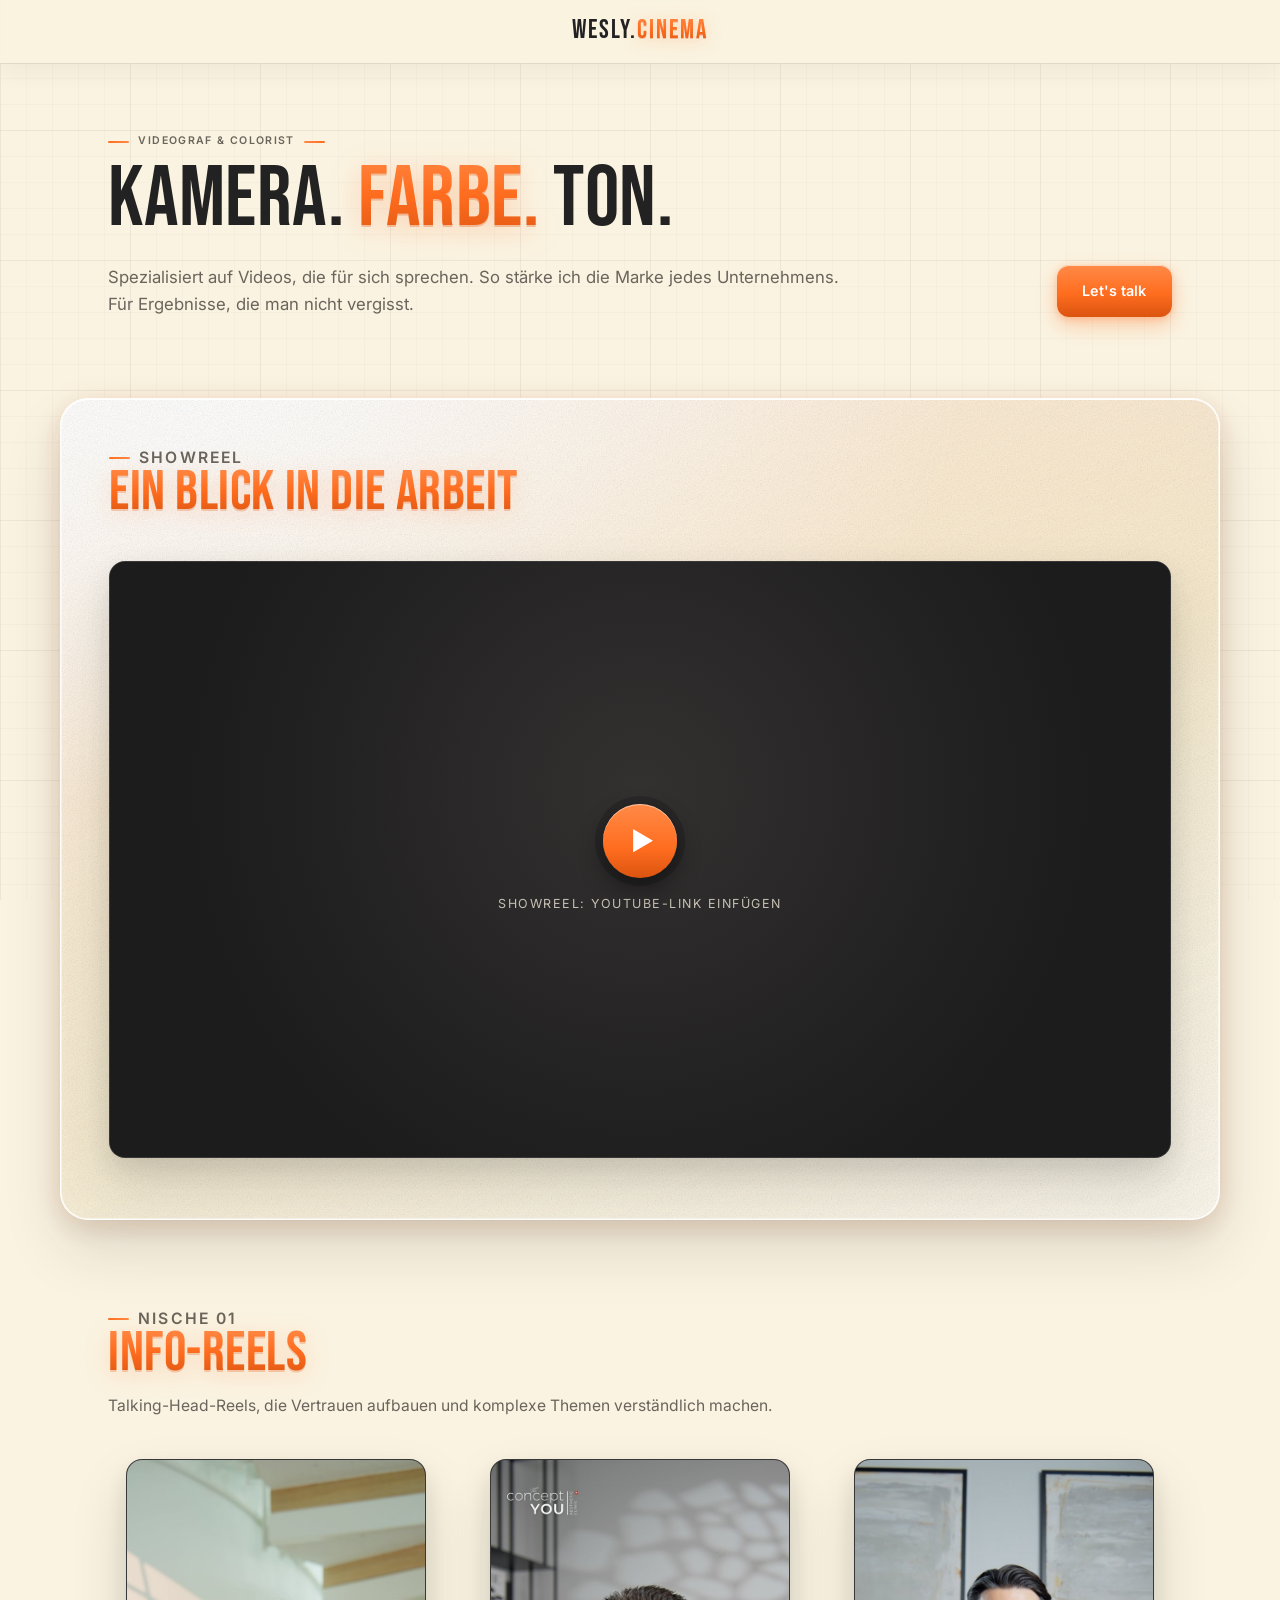
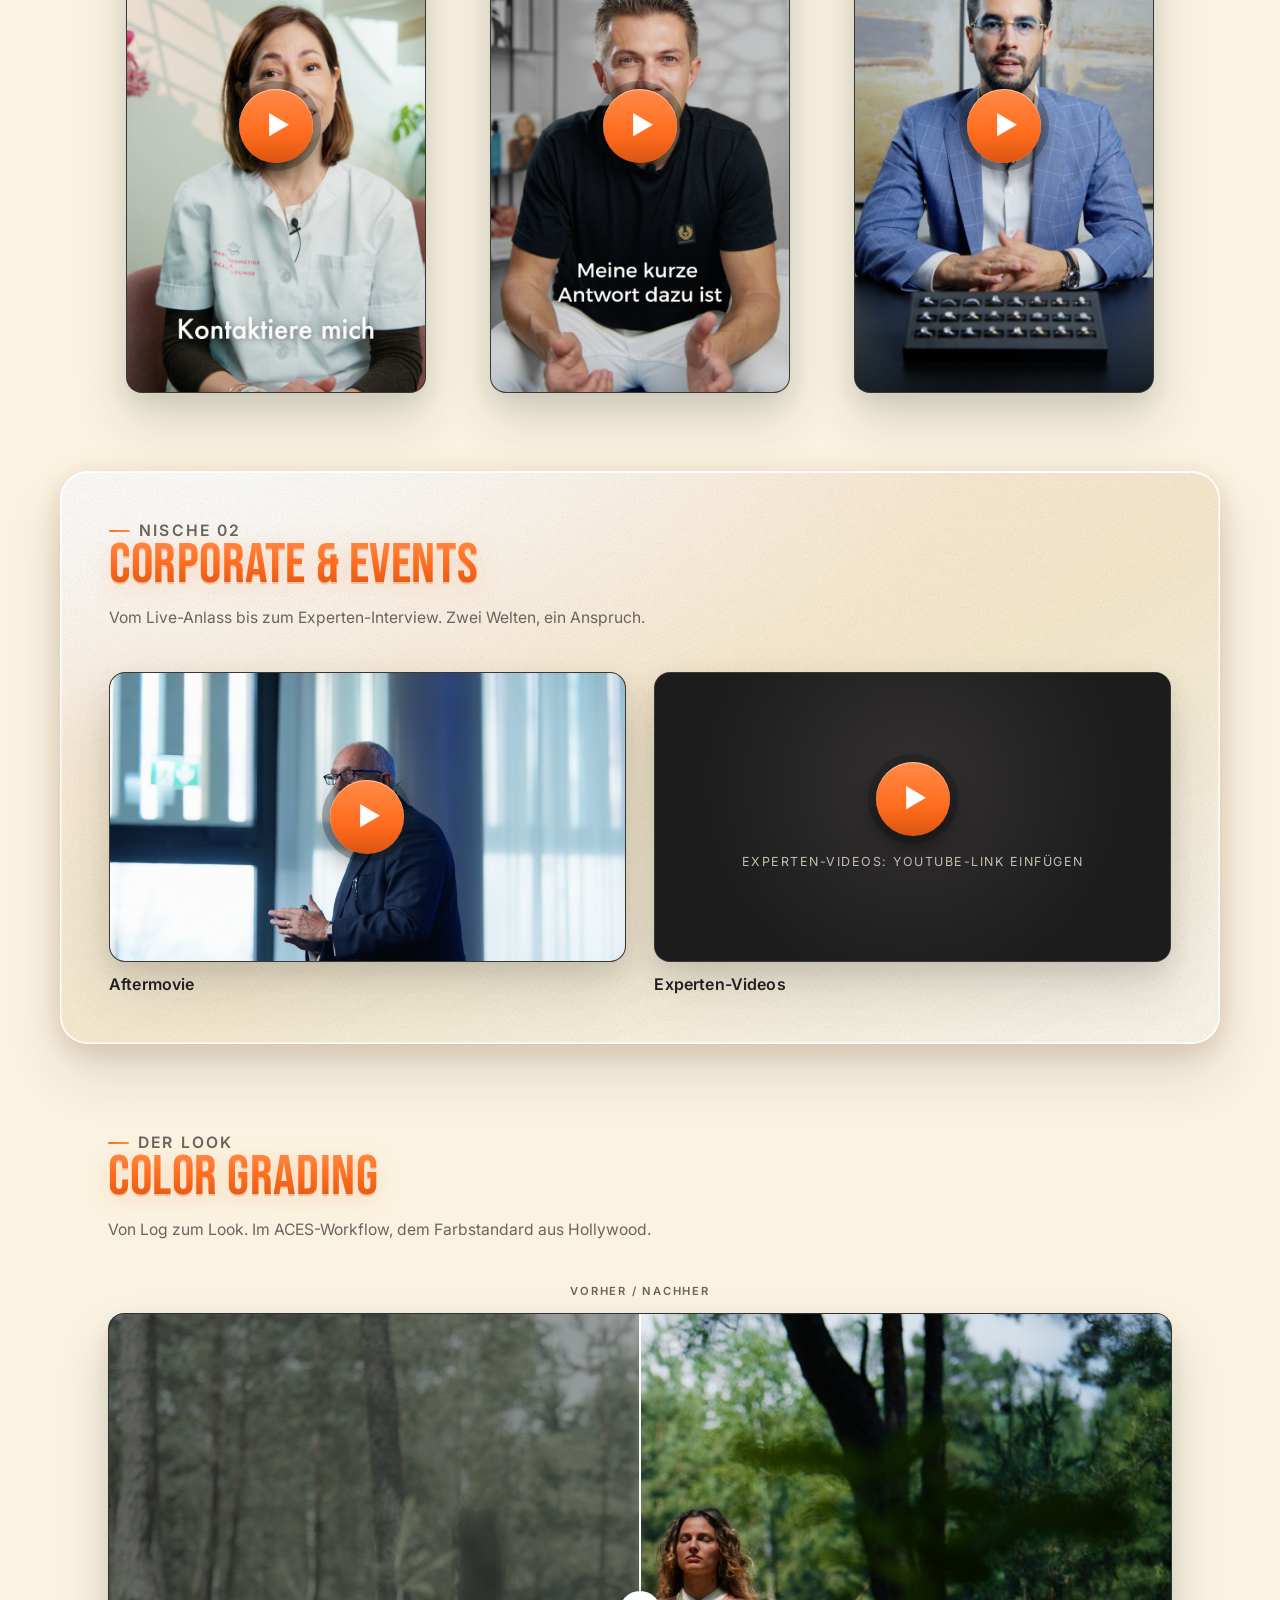
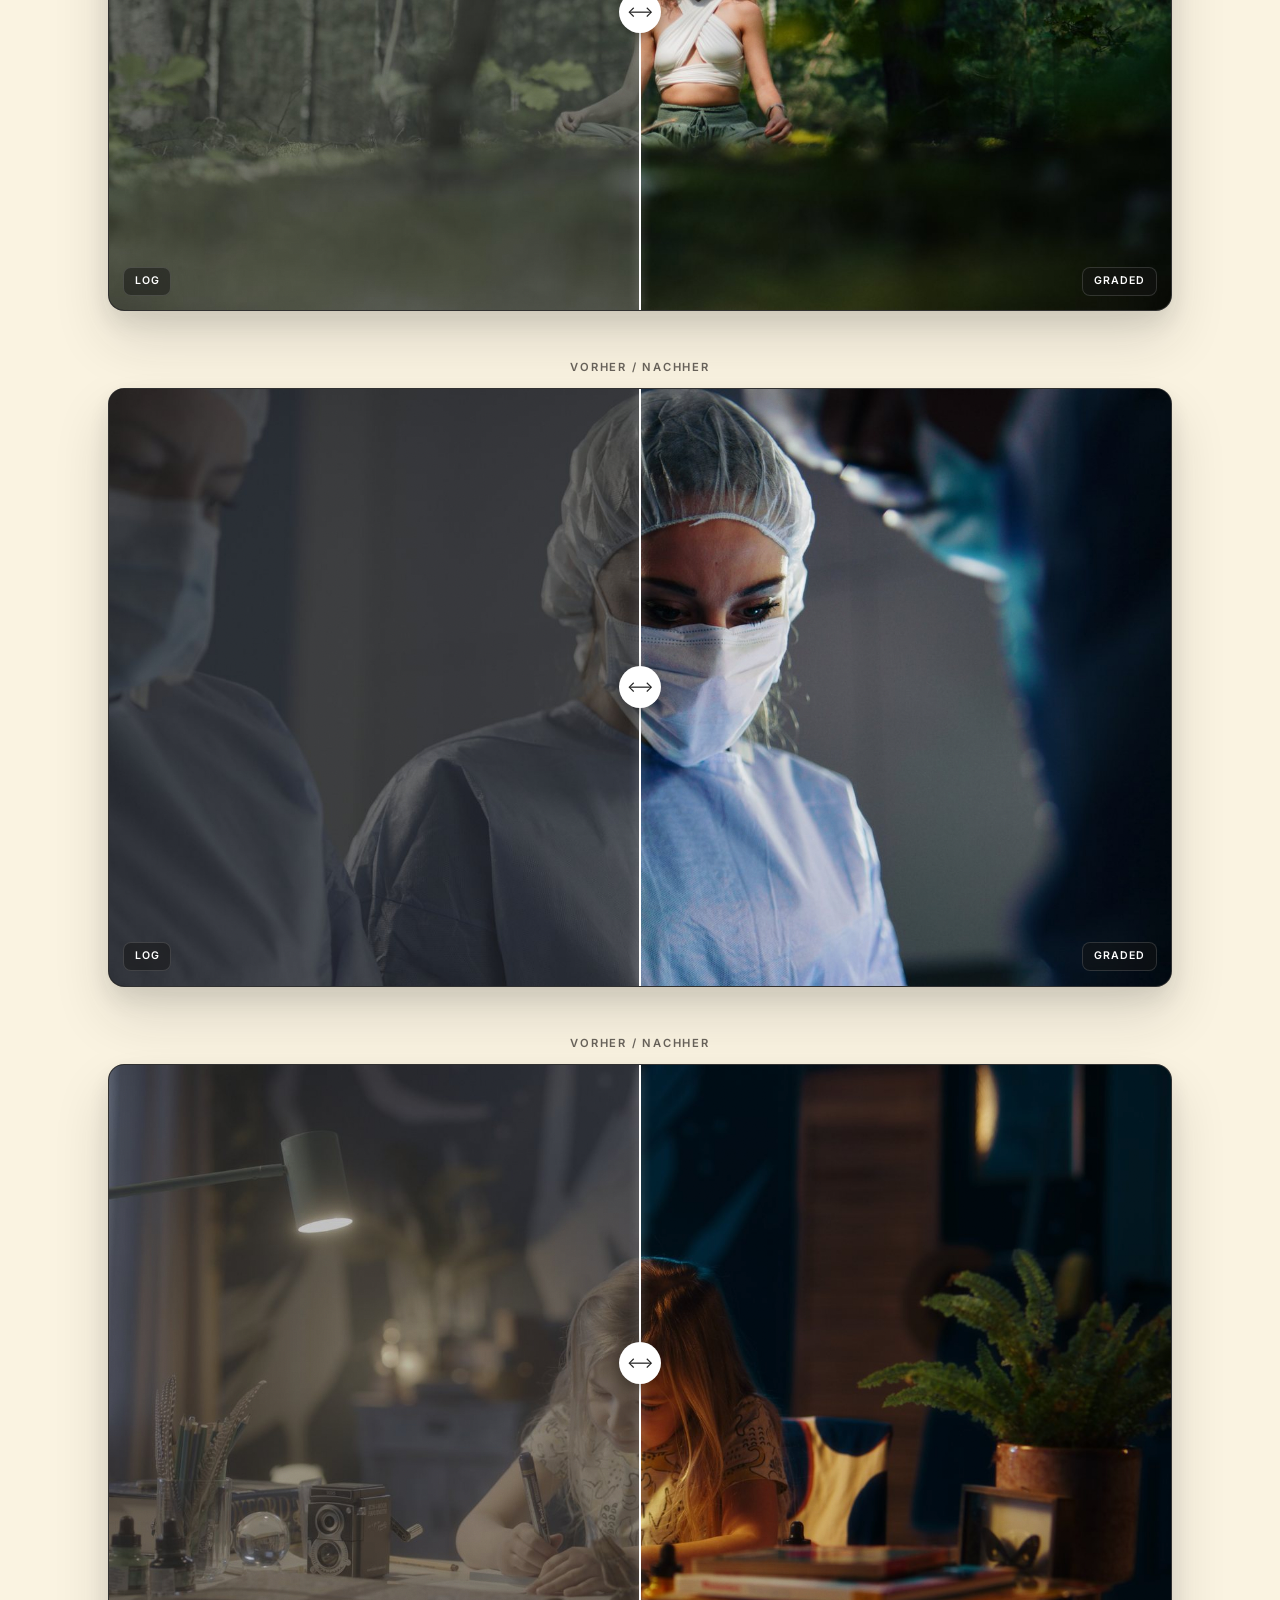
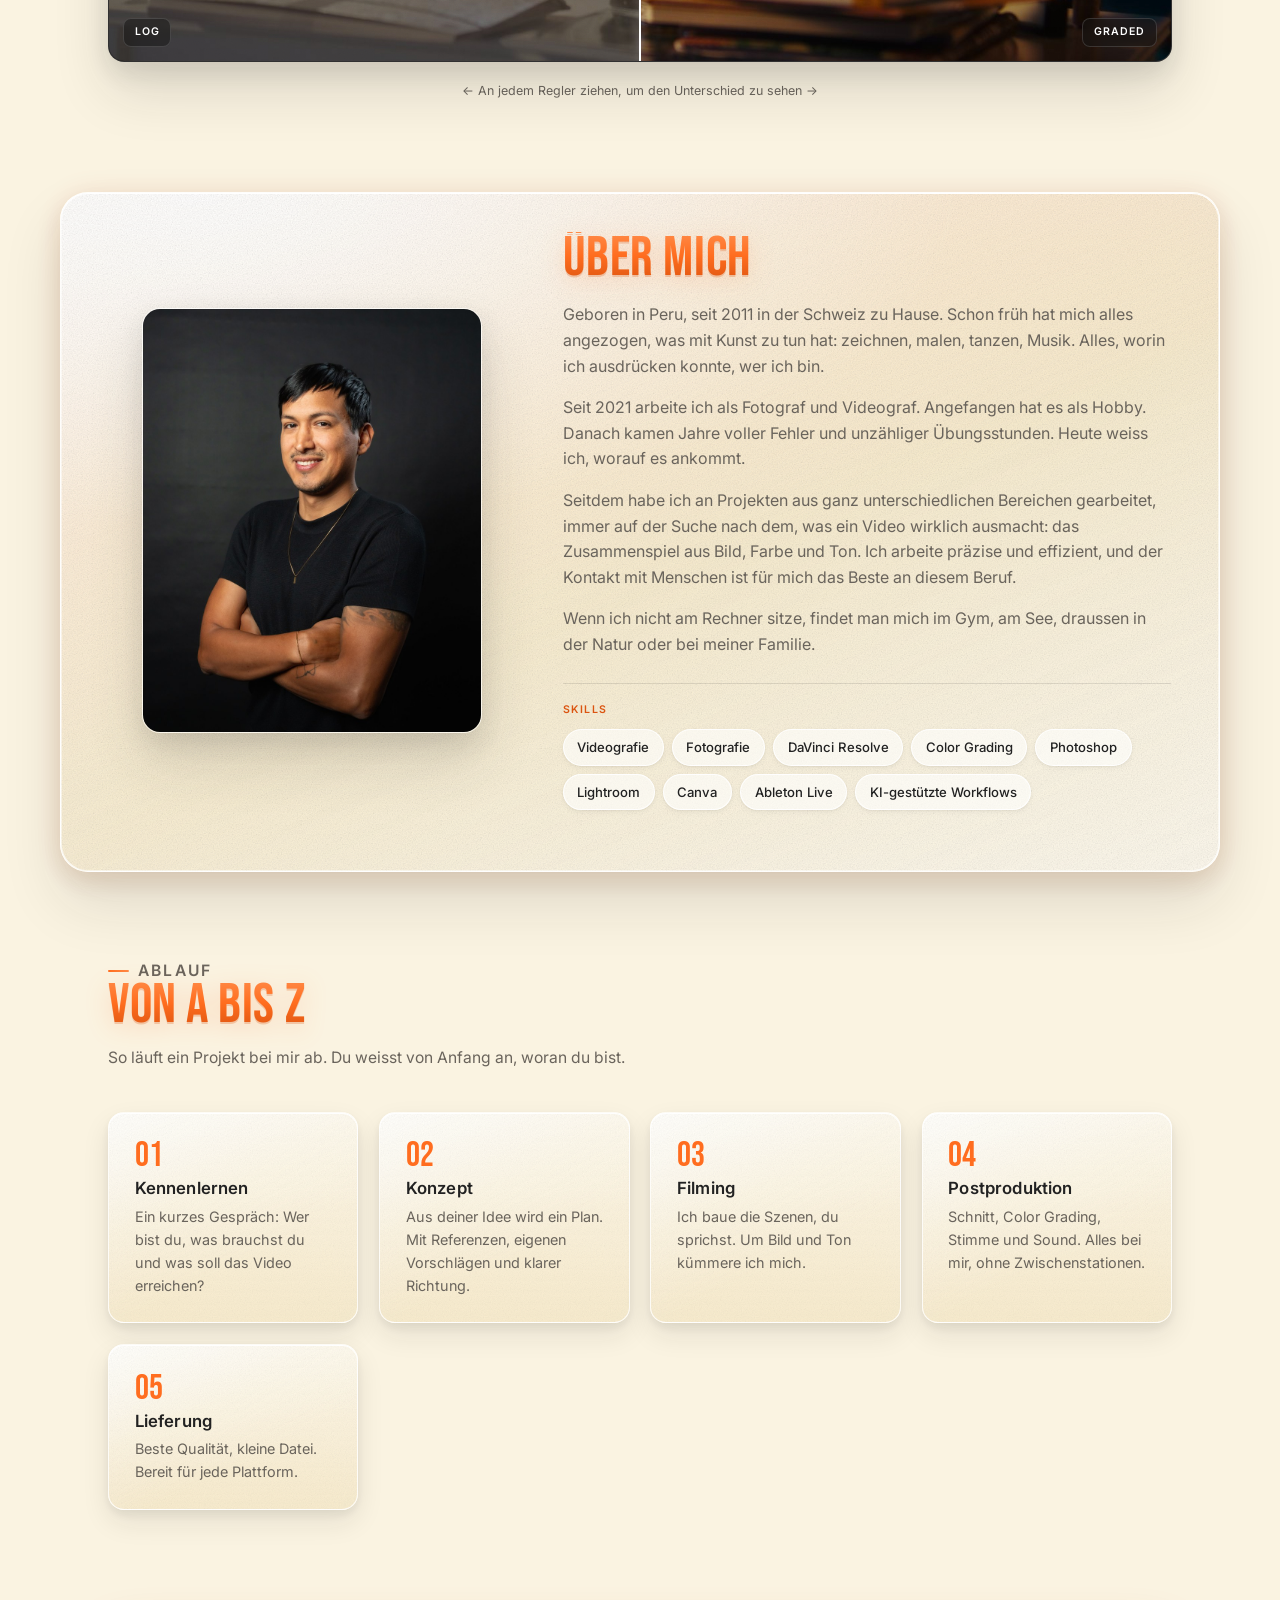
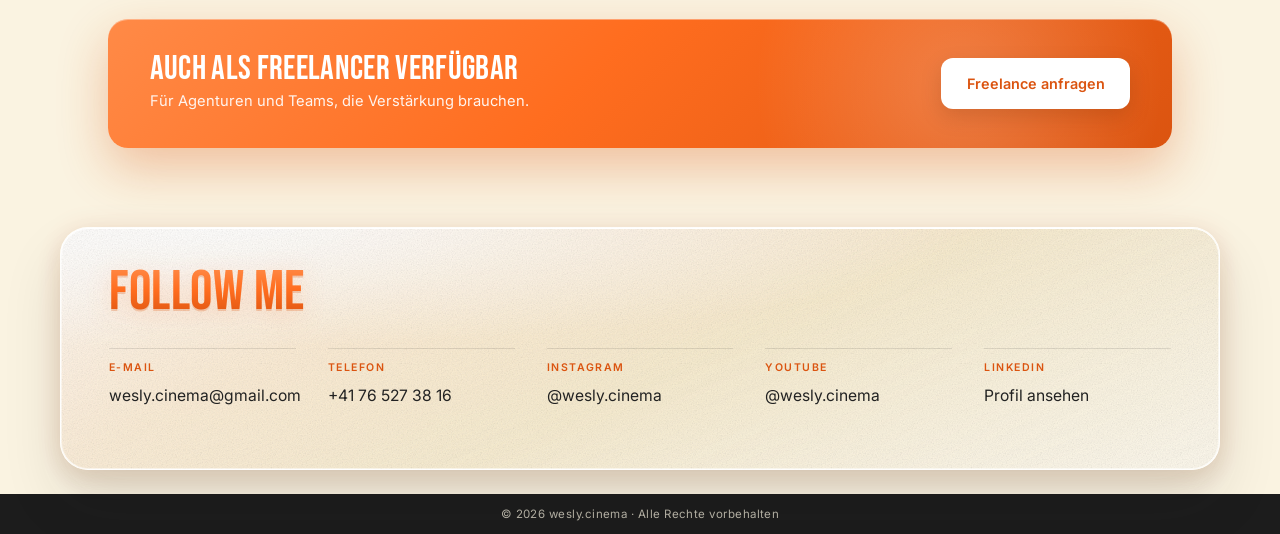
<file: index_1.html>
<!DOCTYPE html>
<html lang="de">
<head>
<meta charset="UTF-8">
<meta name="viewport" content="width=device-width, initial-scale=1.0">
<title>wesly.cinema · Videograf &amp; Colorist</title>
<meta name="description" content="wesly.cinema, freier Videograf und Colorist. Info-Reels, Corporate und Events, Color Grading. Auch für Freelance-Zusammenarbeit verfügbar.">
<link rel="preconnect" href="https://fonts.googleapis.com">
<link rel="preconnect" href="https://fonts.gstatic.com" crossorigin>
<link href="https://fonts.googleapis.com/css2?family=Bebas+Neue&family=Inter:wght@400;500;600;700&display=swap" rel="stylesheet">
<style>
  :root{
    --paper: #FAF3E1;
    --panel: #F5E7C6;
    --panel-2: #F9EFD8;
    --orange: #FF6D1F;
    --orange-light: #FF8A47;
    --orange-deep: #DB5410;
    --ink: #222222;
    --ink-dim: #6a645c;
    --dark: #1c1c1c;

    --line: rgba(34,34,34,0.12);

    --sh-sm: 0 1px 2px rgba(34,34,34,0.06), 0 2px 6px rgba(34,34,34,0.05);
    --sh-md: 0 4px 10px rgba(34,34,34,0.07), 0 12px 28px rgba(34,34,34,0.09);
    --sh-lg: 0 10px 24px rgba(34,34,34,0.10), 0 28px 56px rgba(34,34,34,0.14);
    --sh-orange: 0 8px 20px rgba(255,109,31,0.32), 0 2px 6px rgba(255,109,31,0.24);
    --sh-inset: inset 0 1px 0 rgba(255,255,255,0.65);

    --max: 1160px;
    --gap: clamp(1.25rem, 4vw, 3rem);
  }

  *{ box-sizing:border-box; }
  html{ scroll-behavior:smooth; }
  body{
    margin:0;
    color:var(--ink);
    font-family:'Inter',system-ui,sans-serif; line-height:1.6;
    -webkit-font-smoothing:antialiased;
    background:
      repeating-linear-gradient(to right, rgba(34,34,34,0.025) 0 1px, transparent 1px 26px),
      repeating-linear-gradient(to bottom, rgba(34,34,34,0.025) 0 1px, transparent 1px 26px),
      repeating-linear-gradient(to right, rgba(34,34,34,0.04) 0 1.5px, transparent 1.5px 130px),
      repeating-linear-gradient(to bottom, rgba(34,34,34,0.04) 0 1.5px, transparent 1.5px 130px),
      var(--paper);
    background-attachment: fixed;
  }
  ::selection{ background:var(--orange); color:#fff; }
  img,iframe{ display:block; max-width:100%; }

  h1,h2,h3{
    font-family:'Bebas Neue','Inter',sans-serif; font-weight:400;
    letter-spacing:0.01em; line-height:0.95; margin:0;
  }

  .eyebrow{
    font-family:'Inter',sans-serif; font-size:0.66rem; font-weight:600;
    letter-spacing:0.13em; text-transform:uppercase; color:var(--ink-dim); line-height:1;
    margin:0 0 0.7rem; display:flex; align-items:center; gap:0.6rem;
  }
  .eyebrow::before{ content:""; width:1.3rem; height:2px; border-radius:2px;
    background:linear-gradient(90deg,var(--orange),var(--orange-light)); }
  .hero .eyebrow::after{ content:""; width:1.3rem; height:2px; border-radius:2px;
    background:linear-gradient(90deg,var(--orange-light),var(--orange)); }

  .wrap{ max-width:var(--max); margin:0 auto; padding-left:var(--gap); padding-right:var(--gap); }
  :focus-visible{ outline:2px solid var(--orange); outline-offset:3px; }

  .grad{
    background:linear-gradient(180deg,var(--orange-light),var(--orange) 45%,var(--orange-deep));
    -webkit-background-clip:text; background-clip:text; -webkit-text-fill-color:transparent;
    filter:drop-shadow(0 2px 0 rgba(219,84,16,0.25)) drop-shadow(0 5px 12px rgba(255,109,31,0.22));
  }

  /* ---------- BUTTONS ---------- */
  .btn{
    display:inline-flex; align-items:center; gap:0.5rem;
    font-family:'Inter',sans-serif; font-weight:600; font-size:0.9rem;
    text-decoration:none; padding:0.9rem 1.6rem; border-radius:12px;
    transition:transform .2s cubic-bezier(.2,.8,.2,1), box-shadow .2s ease, background .2s ease;
  }
  .btn-primary{
    color:#fff;
    background:linear-gradient(180deg,var(--orange-light),var(--orange) 55%,var(--orange-deep));
    box-shadow:var(--sh-orange), var(--sh-inset);
  }
  .btn-primary:hover{ transform:translateY(-3px); box-shadow:0 14px 30px rgba(255,109,31,0.4), var(--sh-inset); }

  /* ---------- NAV ---------- */
  header.nav{
    position:sticky; top:0; z-index:30;
    background:rgba(250,243,225,0.94);
    backdrop-filter:blur(14px) saturate(1.3); -webkit-backdrop-filter:blur(14px) saturate(1.3);
    border-bottom:1px solid var(--line);
    box-shadow:0 8px 24px rgba(34,34,34,0.05);
  }
  .nav-inner{ display:flex; justify-content:center; align-items:center; padding:0.7rem 0; }
  .logo{ font-family:'Bebas Neue',sans-serif; font-size:1.6rem; letter-spacing:0.08em; text-decoration:none; color:var(--ink); }
  .logo span{
    background:linear-gradient(180deg,var(--orange-light),var(--orange) 45%,var(--orange-deep));
    -webkit-background-clip:text; background-clip:text; -webkit-text-fill-color:transparent;
    filter:drop-shadow(0 1px 0 rgba(219,84,16,0.30)) drop-shadow(0 3px 8px rgba(255,109,31,0.28));
  }
  nav.links{ display:none; }

  /* ---------- HERO ---------- */
  .hero{ padding:clamp(3rem,7vw,4.5rem) 0 clamp(2.5rem,6vw,3.5rem); }
  .hero h1{
    font-size:clamp(3.2rem,7.5vw,5.4rem);
    letter-spacing:0.005em; text-transform:uppercase; color:var(--ink);
  }
  .hero h1 .thin{
    background:linear-gradient(180deg,var(--orange-light),var(--orange) 45%,var(--orange-deep));
    -webkit-background-clip:text; background-clip:text; -webkit-text-fill-color:transparent;
    filter:drop-shadow(0 2px 0 rgba(219,84,16,0.30)) drop-shadow(0 6px 14px rgba(255,109,31,0.28));
  }
  /* Text und Button auf gleicher Höhe ausgerichtet */
  .hero-row{ display:flex; flex-wrap:wrap; justify-content:space-between; align-items:flex-start; gap:1.5rem 2.5rem; margin-top:1.5rem; }
  .hero p.lede{ font-size:1.05rem; color:var(--ink-dim); flex:1 1 420px; max-width:68ch; margin:0; }
  .hero .actions{ display:flex; gap:0.8rem; flex:0 0 auto; align-self:center; }

  /* ---------- VIDEO FRAME ---------- */
  .video-frame{
    position:relative; width:100%; aspect-ratio:16/9;
    background:var(--dark); border:1px solid rgba(255,255,255,0.12);
    border-radius:16px; overflow:hidden; box-shadow:var(--sh-lg);
    transition:transform .25s cubic-bezier(.2,.8,.2,1), box-shadow .25s ease;
  }
  .video-frame:hover{ transform:translateY(-4px); box-shadow:0 16px 34px rgba(34,34,34,0.16), 0 40px 70px rgba(34,34,34,0.18); }
  .video-frame iframe{ position:absolute; inset:0; width:100%; height:100%; border:0; }
  .video-placeholder{
    position:absolute; inset:0; display:flex; flex-direction:column;
    align-items:center; justify-content:center; gap:1rem;
    background:radial-gradient(circle at 50% 38%, #333030, var(--dark) 70%);
    color:rgba(250,243,225,0.75); text-align:center; padding:1.5rem;
  }
  .play-btn{
    position:relative; z-index:1;
    width:74px; height:74px; border-radius:50%; color:#fff;
    background:linear-gradient(180deg,var(--orange-light),var(--orange) 60%,var(--orange-deep));
    display:flex; align-items:center; justify-content:center; font-size:1.6rem; padding-left:5px;
    box-shadow:0 10px 24px rgba(0,0,0,0.45), 0 0 0 8px rgba(20,20,20,0.28), inset 0 1px 0 rgba(255,255,255,0.5);
  }
  .video-placeholder .ph-label{ font-size:0.78rem; letter-spacing:0.12em; text-transform:uppercase; }

  /* ---------- SECTIONS ---------- */
  section{ padding:clamp(2.2rem,4.5vw,3.4rem) 0; position:relative; }
  section.alt{ background:none; border:0; box-shadow:none; padding:clamp(0.9rem,2.2vw,1.5rem) var(--gap); }
  section.alt > .wrap{
    background:
      url("data:image/svg+xml;utf8,<svg xmlns='http://www.w3.org/2000/svg' width='140' height='140'><filter id='f'><feTurbulence type='fractalNoise' baseFrequency='0.8' numOctaves='4' stitchTiles='stitch'/><feColorMatrix type='saturate' values='0'/></filter><rect width='100%25' height='100%25' filter='url(%23f)' opacity='0.26'/></svg>"),
      radial-gradient(120% 90% at 12% 0%, rgba(255,255,255,0.9), rgba(255,255,255,0) 55%),
      linear-gradient(155deg, rgba(255,255,255,0.85) 0%, rgba(255,255,255,0.3) 30%, rgba(255,255,255,0.05) 55%, rgba(255,255,255,0.35) 100%),
      linear-gradient(160deg, rgba(255,109,31,0.20), rgba(245,231,198,0.86) 55%, rgba(250,243,225,0.80));
    backdrop-filter:blur(34px) saturate(1.8); -webkit-backdrop-filter:blur(34px) saturate(1.8);
    border:1px solid rgba(255,255,255,0.9);
    border-radius:28px;
    padding-top:clamp(1.5rem,3.2vw,2.4rem);
    padding-bottom:clamp(2.4rem,5vw,3.8rem);
    box-shadow:
      0 10px 24px rgba(34,34,34,0.08),
      0 30px 60px rgba(34,34,34,0.12),
      0 4px 30px rgba(255,109,31,0.12),
      inset 0 1px 0 rgba(255,255,255,1),
      inset 0 -1px 0 rgba(255,255,255,0.5),
      inset 1px 0 0 rgba(255,255,255,0.5),
      inset -1px 0 0 rgba(255,255,255,0.5);
  }
  /* Untertitel immer direkt unter dem Titel, linksbündig */
  .section-head{ margin-bottom:clamp(1.8rem,4vw,2.6rem); }
  .section-head h2{ font-size:clamp(2.2rem,5vw,3.5rem); text-transform:uppercase; }
  .section-head p{ color:var(--ink-dim); margin:0.8rem 0 0; font-size:0.98rem; max-width:none; }

  /* Nur der Corporate-Block: unten enger, damit er symmetrisch wirkt */
  #corporate > .wrap{ padding-bottom:clamp(2rem,4.2vw,3rem); }

  /* ---------- BEFORE / AFTER SLIDER ---------- */
  .grade-block{ margin-bottom:clamp(2rem,4vw,3rem); }
  .grade-block:last-of-type{ margin-bottom:0; }
  .slider-caption{
    text-align:center; font-family:'Inter',sans-serif; font-size:0.7rem; font-weight:600;
    letter-spacing:0.16em; text-transform:uppercase; color:var(--ink-dim); margin-bottom:0.7rem;
  }
  .grade-slider{
    position:relative; width:100%; aspect-ratio:16/9;
    border-radius:16px; overflow:hidden; border:1px solid rgba(255,255,255,0.12); background:#141414;
    box-shadow:var(--sh-lg);
  }
  .frame{ position:absolute; inset:0; overflow:hidden; }
  .frame img{ position:absolute; inset:0; width:100%; height:100%; object-fit:cover; display:block; }
  /* Roh links, Graded rechts */
  .frame.graded{ clip-path:inset(0 0 0 var(--pos,50%)); }
  .divider{ position:absolute; top:0; bottom:0; left:var(--pos,50%); width:2px; background:#fff; transform:translateX(-1px); pointer-events:none; box-shadow:0 0 10px rgba(255,255,255,0.5); }
  .handle{
    position:absolute; top:50%; left:var(--pos,50%); width:42px; height:42px;
    transform:translate(-50%,-50%); border-radius:50%; background:#fff;
    display:flex; align-items:center; justify-content:center; pointer-events:none;
    box-shadow:0 4px 16px rgba(0,0,0,0.35); color:var(--ink); font-size:0.95rem;
  }
  .handle::after{ content:"⟷"; }
  .grade-range{ position:absolute; inset:0; width:100%; height:100%; margin:0; opacity:0; cursor:ew-resize; }
  .tag{
    position:absolute; bottom:0.9rem; font-family:'Inter',sans-serif;
    font-size:0.66rem; font-weight:600; letter-spacing:0.1em;
    padding:0.32rem 0.65rem; border-radius:8px; color:#fff;
    background:rgba(20,20,20,0.5); backdrop-filter:blur(6px); -webkit-backdrop-filter:blur(6px);
    border:1px solid rgba(255,255,255,0.14);
  }
  .tag.left{ left:0.9rem; } .tag.right{ right:0.9rem; }
  .grain{
    position:absolute; inset:0; opacity:0.05; mix-blend-mode:overlay; pointer-events:none;
    background-image:url("data:image/svg+xml;utf8,<svg xmlns='http://www.w3.org/2000/svg' width='120' height='120'><filter id='n'><feTurbulence type='fractalNoise' baseFrequency='0.9' numOctaves='2' stitchTiles='stitch'/></filter><rect width='100%25' height='100%25' filter='url(%23n)'/></svg>");
  }
  .slider-help{ font-size:0.78rem; color:var(--ink-dim); margin-top:1.2rem; text-align:center; }

  /* ---------- VIDEO GRID ---------- */
  .video-grid{ display:grid; grid-template-columns:repeat(auto-fit,minmax(300px,1fr)); gap:1.8rem; }
  .video-grid.trio{ grid-template-columns:repeat(auto-fit,minmax(240px,1fr)); }
  .video-card{ display:flex; flex-direction:column; gap:0.9rem; }
  .video-card .meta h3{ font-family:'Inter',sans-serif; font-weight:600; font-size:1rem; margin:0 0 0.2rem; color:var(--ink); }
  .video-card .meta p{ margin:0; font-size:0.88rem; color:var(--ink-dim); }
  .video-frame.vertical{ aspect-ratio:9/16; max-width:300px; margin:0 auto; width:100%; }

  /* ---------- ÜBER MICH ---------- */
  .about-grid{ display:grid; grid-template-columns:0.8fr 1.2fr; gap:clamp(1.8rem,4vw,3rem); align-items:center; }
  @media (max-width:760px){ .about-grid{ grid-template-columns:1fr; } }
  .portrait, .portrait-img{
    width:100%; max-width:340px; aspect-ratio:4/5; border-radius:18px; overflow:hidden;
    box-shadow:var(--sh-lg); border:1px solid rgba(255,255,255,0.6);
    justify-self:center; align-self:center; margin:0;
  }
  .portrait-img{ object-fit:cover; display:block; }
  .portrait{
    display:flex; align-items:center; justify-content:center; text-align:center; padding:1.5rem;
    background:linear-gradient(160deg,#3a3a3a,var(--dark) 60%,#2a2320);
    color:rgba(250,243,225,0.7); font-size:0.75rem; letter-spacing:0.12em; text-transform:uppercase;
  }
  .about-copy h2{ font-size:clamp(2.2rem,5vw,3.5rem); text-transform:uppercase; margin-bottom:1.1rem; }
  .about-copy p{ color:var(--ink-dim); font-size:1rem; margin:0 0 1rem; }
  .about-copy p:last-of-type{ margin-bottom:0; }
  .skills{ margin-top:1.6rem; padding-top:1.3rem; border-top:1px solid var(--line); }
  .skills h3{
    font-family:'Inter',sans-serif; font-size:0.66rem; font-weight:600;
    letter-spacing:0.14em; text-transform:uppercase; color:var(--orange-deep);
    margin:0 0 0.9rem;
  }
  .skills ul{ list-style:none; margin:0; padding:0; display:flex; flex-wrap:wrap; gap:0.5rem; }
  .skills li{
    font-size:0.82rem; font-weight:500; color:var(--ink);
    padding:0.42rem 0.85rem; border-radius:999px;
    background:rgba(255,255,255,0.6);
    border:1px solid rgba(255,255,255,0.9);
    box-shadow:var(--sh-sm);
  }

  /* ---------- ABLAUF ---------- */
  .step-grid{ display:grid; grid-template-columns:repeat(auto-fit,minmax(210px,1fr)); gap:1.3rem; }
  .step-card{
    position:relative; border-radius:16px; padding:1.6rem; display:flex; flex-direction:column;
    background:
      url("data:image/svg+xml;utf8,<svg xmlns='http://www.w3.org/2000/svg' width='140' height='140'><filter id='f2'><feTurbulence type='fractalNoise' baseFrequency='0.85' numOctaves='3' stitchTiles='stitch'/><feColorMatrix type='saturate' values='0'/></filter><rect width='100%25' height='100%25' filter='url(%23f2)' opacity='0.12'/></svg>"),
      linear-gradient(155deg, rgba(255,255,255,0.8) 0%, rgba(255,255,255,0.2) 38%, rgba(255,255,255,0) 65%),
      linear-gradient(180deg, rgba(253,248,234,0.85), rgba(245,231,198,0.78));
    backdrop-filter:blur(20px) saturate(1.4); -webkit-backdrop-filter:blur(20px) saturate(1.4);
    border:1px solid rgba(255,255,255,0.8);
    box-shadow:var(--sh-md), inset 0 1px 0 rgba(255,255,255,0.95);
    transition:transform .25s cubic-bezier(.2,.8,.2,1), box-shadow .25s ease;
  }
  .step-card:hover{ transform:translateY(-6px); box-shadow:var(--sh-lg), inset 0 1px 0 rgba(255,255,255,0.95); }
  .step-card .num{ font-family:'Bebas Neue',sans-serif; font-size:2.2rem; line-height:1; color:var(--orange); margin-bottom:0.5rem; }
  .step-card h3{ font-family:'Inter',sans-serif; font-weight:600; font-size:1.05rem; margin:0 0 0.45rem; color:var(--ink); }
  .step-card p{ margin:0; color:var(--ink-dim); font-size:0.9rem; }

  /* ---------- FREELANCE ---------- */
  .freelance{
    position:relative; overflow:hidden; color:#fff; border-radius:20px;
    padding:clamp(1.5rem,3.5vw,2.2rem) clamp(1.6rem,4vw,2.6rem); display:flex; flex-wrap:wrap;
    align-items:center; justify-content:space-between; gap:1.2rem;
    background:linear-gradient(135deg,var(--orange-light),var(--orange) 45%,var(--orange-deep));
    box-shadow:0 20px 50px rgba(219,84,16,0.32), inset 0 1px 0 rgba(255,255,255,0.35);
  }
  .freelance::after{ content:""; position:absolute; top:-40%; right:-10%; width:60%; height:180%;
    background:radial-gradient(circle, rgba(255,255,255,0.2), transparent 60%); pointer-events:none; }
  .freelance > *{ position:relative; z-index:1; }
  .freelance h3{ font-family:'Bebas Neue',sans-serif; font-size:clamp(1.5rem,3.2vw,2.1rem); text-transform:uppercase; color:#fff; }
  .freelance p{ color:rgba(255,255,255,0.92); margin:0.25rem 0 0; font-size:0.92rem; }
  .freelance .btn-primary{ background:#fff; color:var(--orange-deep); box-shadow:0 8px 20px rgba(120,45,0,0.22); text-shadow:none; white-space:nowrap; }
  .freelance .btn-primary:hover{ background:var(--panel-2); }

  /* ---------- FOLLOW ME ---------- */
  .follow h2{ font-size:clamp(2.2rem,5vw,3.5rem); text-transform:uppercase; margin-bottom:1.8rem; }
  .contact-links{ display:grid; grid-template-columns:repeat(auto-fit,minmax(180px,1fr)); gap:1.6rem 2rem; font-size:0.98rem; }
  .contact-links a{ text-decoration:none; color:var(--ink); display:block; padding-top:0.7rem; border-top:1px solid var(--line); transition:color .15s ease, border-color .15s ease; }
  .contact-links a:hover{ color:var(--orange-deep); border-color:var(--orange); }
  .contact-links .label{ font-size:0.66rem; font-weight:600; letter-spacing:0.14em; text-transform:uppercase; color:var(--orange-deep); display:block; margin-bottom:0.35rem; }

  footer{
    background:var(--dark); color:rgba(250,243,225,0.7);
    padding:0.7rem var(--gap); text-align:center;
    font-size:0.72rem; letter-spacing:0.04em;
  }

  @media (prefers-reduced-motion:reduce){ html{ scroll-behavior:auto; } .btn,.step-card,.video-frame{ transition:none; } }
</style>
</head>
<body id="top">

<header class="nav">
  <div class="wrap nav-inner">
    <a class="logo" href="#top">WESLY.<span>CINEMA</span></a>
  </div>
</header>

<main>

  <!-- HERO -->
  <section class="hero">
    <div class="wrap">
      <p class="eyebrow">Videograf &amp; Colorist</p>
      <h1>Kamera.<span class="thin"> Farbe.</span> Ton.</h1>
      <div class="hero-row">
        <p class="lede">Spezialisiert auf Videos, die für sich sprechen. So stärke ich die Marke jedes Unternehmens. Für Ergebnisse, die man nicht vergisst.</p>
        <div class="actions">
          <a class="btn btn-primary" href="#kontakt">Let's talk</a>
        </div>
      </div>
    </div>
  </section>

  <!-- SHOWREEL -->
  <section id="reel" class="alt">
    <div class="wrap">
      <div class="section-head">
        <p class="eyebrow">Showreel</p>
        <h2 class="grad">Ein Blick in die Arbeit</h2>
      </div>
      <div class="video-frame" data-yt="VIDEO_ID_SHOWREEL">
        <div class="video-placeholder"><div class="play-btn">▶</div><div class="ph-label">Showreel: YouTube-Link einfügen</div></div>
      </div>
    </div>
  </section>

  <!-- INFO-REELS -->
  <section id="reels">
    <div class="wrap">
      <div class="section-head">
        <p class="eyebrow">Nische 01</p>
        <h2 class="grad">Info-Reels</h2>
        <p>Talking-Head-Reels, die Vertrauen aufbauen und komplexe Themen verständlich machen.</p>
      </div>
      <div class="video-grid trio">
        <div class="video-card"><div class="video-frame vertical" data-yt="xCxFpbNaxrM" data-poster="reel-1.jpg"><div class="video-placeholder"><div class="play-btn">▶</div><div class="ph-label">Reel 1</div></div></div></div>
        <div class="video-card"><div class="video-frame vertical" data-yt="37tBasHa6eA" data-poster="reel-2.jpg"><div class="video-placeholder"><div class="play-btn">▶</div><div class="ph-label">Reel 2</div></div></div></div>
        <div class="video-card"><div class="video-frame vertical" data-yt="Mp6EMr4EW4E" data-poster="reel-3.jpg"><div class="video-placeholder"><div class="play-btn">▶</div><div class="ph-label">Reel 3</div></div></div></div>
      </div>
    </div>
  </section>

  <!-- CORPORATE & EVENTS -->
  <section id="corporate" class="alt">
    <div class="wrap">
      <div class="section-head">
        <p class="eyebrow">Nische 02</p>
        <h2 class="grad">Corporate &amp; Events</h2>
        <p>Vom Live-Anlass bis zum Experten-Interview. Zwei Welten, ein Anspruch.</p>
      </div>
      <div class="video-grid">
        <div class="video-card">
          <div class="video-frame" data-yt="VIDEO_ID_AFTERMOVIE" data-poster="aftermovie.jpg"><div class="video-placeholder"><div class="play-btn">▶</div><div class="ph-label">Aftermovie: YouTube-Link einfügen</div></div></div>
          <div class="meta"><h3>Aftermovie</h3></div>
        </div>
        <div class="video-card">
          <div class="video-frame" data-yt="VIDEO_ID_EXPERTEN"><div class="video-placeholder"><div class="play-btn">▶</div><div class="ph-label">Experten-Videos: YouTube-Link einfügen</div></div></div>
          <div class="meta"><h3>Experten-Videos</h3></div>
        </div>
      </div>
    </div>
  </section>

  <!-- COLOR GRADING -->
  <section id="grading">
    <div class="wrap">
      <div class="section-head">
        <p class="eyebrow">Der Look</p>
        <h2 class="grad">Color Grading</h2>
        <p>Von Log zum Look. Im ACES-Workflow, dem Farbstandard aus Hollywood.</p>
      </div>

      <div class="grade-block">
        <div class="slider-caption">Vorher / Nachher</div>
        <div class="grade-slider">
          <div class="frame raw"><img src="grading-1-log.jpg" alt="Aufnahme vor der Farbkorrektur"><div class="grain"></div><span class="tag left">LOG</span></div>
          <div class="frame graded"><img src="grading-1-graded.jpg" alt="Aufnahme nach der Farbkorrektur"><div class="grain"></div><span class="tag right">GRADED</span></div>
          <div class="divider"></div><div class="handle"></div>
          <input class="grade-range" type="range" min="0" max="100" value="50" aria-label="Vorher-Nachher Regler 1">
        </div>
      </div>

      <div class="grade-block">
        <div class="slider-caption">Vorher / Nachher</div>
        <div class="grade-slider">
          <div class="frame raw"><img src="grading-2-log.jpg" alt="Aufnahme vor der Farbkorrektur"><div class="grain"></div><span class="tag left">LOG</span></div>
          <div class="frame graded"><img src="grading-2-graded.jpg" alt="Aufnahme nach der Farbkorrektur"><div class="grain"></div><span class="tag right">GRADED</span></div>
          <div class="divider"></div><div class="handle"></div>
          <input class="grade-range" type="range" min="0" max="100" value="50" aria-label="Vorher-Nachher Regler 2">
        </div>
      </div>

      <div class="grade-block">
        <div class="slider-caption">Vorher / Nachher</div>
        <div class="grade-slider">
          <div class="frame raw"><img src="grading-3-log.jpg" alt="Aufnahme vor der Farbkorrektur"><div class="grain"></div><span class="tag left">LOG</span></div>
          <div class="frame graded"><img src="grading-3-graded.jpg" alt="Aufnahme nach der Farbkorrektur"><div class="grain"></div><span class="tag right">GRADED</span></div>
          <div class="divider"></div><div class="handle"></div>
          <input class="grade-range" type="range" min="0" max="100" value="50" aria-label="Vorher-Nachher Regler 3">
        </div>
      </div>

      <p class="slider-help">← An jedem Regler ziehen, um den Unterschied zu sehen →</p>
    </div>
  </section>

  <!-- ÜBER MICH -->
  <section id="ueber" class="alt">
    <div class="wrap">
      <div class="about-grid">
        <img src="portrait.jpg" alt="Wesly, Fotograf und Videograf" class="portrait-img">

        <div class="about-copy">
          <h2 class="grad">Über mich</h2>
          <p>Geboren in Peru, seit 2011 in der Schweiz zu Hause. Schon früh hat mich alles angezogen, was mit Kunst zu tun hat: zeichnen, malen, tanzen, Musik. Alles, worin ich ausdrücken konnte, wer ich bin.</p>
          <p>Seit 2021 arbeite ich als Fotograf und Videograf. Angefangen hat es als Hobby. Danach kamen Jahre voller Fehler und unzähliger Übungsstunden. Heute weiss ich, worauf es ankommt.</p>
          <p>Seitdem habe ich an Projekten aus ganz unterschiedlichen Bereichen gearbeitet, immer auf der Suche nach dem, was ein Video wirklich ausmacht: das Zusammenspiel aus Bild, Farbe und Ton. Ich arbeite präzise und effizient, und der Kontakt mit Menschen ist für mich das Beste an diesem Beruf.</p>
          <p>Wenn ich nicht am Rechner sitze, findet man mich im Gym, am See, draussen in der Natur oder bei meiner Familie.</p>
          <div class="skills">
            <h3>Skills</h3>
            <ul>
              <li>Videografie</li>
              <li>Fotografie</li>
              <li>DaVinci Resolve</li>
              <li>Color Grading</li>
              <li>Photoshop</li>
              <li>Lightroom</li>
              <li>Canva</li>
              <li>Ableton Live</li>
              <li>KI-gestützte Workflows</li>
            </ul>
          </div>
        </div>
      </div>
    </div>
  </section>

  <!-- ABLAUF -->
  <section id="ablauf">
    <div class="wrap">
      <div class="section-head">
        <p class="eyebrow">Ablauf</p>
        <h2 class="grad">Von A bis Z</h2>
        <p>So läuft ein Projekt bei mir ab. Du weisst von Anfang an, woran du bist.</p>
      </div>
      <div class="step-grid">
        <div class="step-card"><div class="num">01</div><h3>Kennenlernen</h3><p>Ein kurzes Gespräch: Wer bist du, was brauchst du und was soll das Video erreichen?</p></div>
        <div class="step-card"><div class="num">02</div><h3>Konzept</h3><p>Aus deiner Idee wird ein Plan. Mit Referenzen, eigenen Vorschlägen und klarer Richtung.</p></div>
        <div class="step-card"><div class="num">03</div><h3>Filming</h3><p>Ich baue die Szenen, du sprichst. Um Bild und Ton kümmere ich mich.</p></div>
        <div class="step-card"><div class="num">04</div><h3>Postproduktion</h3><p>Schnitt, Color Grading, Stimme und Sound. Alles bei mir, ohne Zwischenstationen.</p></div>
        <div class="step-card"><div class="num">05</div><h3>Lieferung</h3><p>Beste Qualität, kleine Datei. Bereit für jede Plattform.</p></div>
      </div>
    </div>
  </section>

  <!-- FREELANCE -->
  <section id="freelance">
    <div class="wrap">
      <div class="freelance">
        <div>
          <h3>Auch als Freelancer verfügbar</h3>
          <p>Für Agenturen und Teams, die Verstärkung brauchen.</p>
        </div>
        <a class="btn btn-primary" href="mailto:wesly.cinema@gmail.com?subject=Freelance-Anfrage">Freelance anfragen</a>
      </div>
    </div>
  </section>

  <!-- FOLLOW ME -->
  <section id="kontakt" class="alt">
    <div class="wrap follow">
      <h2 class="grad">Follow me</h2>
      <div class="contact-links">
        <a href="mailto:wesly.cinema@gmail.com?subject=Projektanfrage"><span class="label">E-Mail</span>wesly.cinema@gmail.com</a>
        <a href="tel:+41765273816"><span class="label">Telefon</span>+41 76 527 38 16</a>
        <a href="https://www.instagram.com/wesly.cinema/" target="_blank" rel="noopener"><span class="label">Instagram</span>@wesly.cinema</a>
        <a href="https://youtube.com/@wesly.cinema" target="_blank" rel="noopener"><span class="label">YouTube</span>@wesly.cinema</a>
        <a href="https://www.linkedin.com/in/wesly-w-340551277" target="_blank" rel="noopener"><span class="label">LinkedIn</span>Profil ansehen</a>
      </div>
    </div>
  </section>

</main>

<footer>© 2026 wesly.cinema · Alle Rechte vorbehalten</footer>

<script>
  document.querySelectorAll('.grade-slider').forEach(slider => {
    const range = slider.querySelector('.grade-range');
    const setPos = v => slider.style.setProperty('--pos', v + '%');
    setPos(range.value);
    range.addEventListener('input', e => setPos(e.target.value));
  });

  document.querySelectorAll('.video-frame[data-yt]').forEach(frame => {
    const id = frame.getAttribute('data-yt');
    const poster = frame.getAttribute('data-poster');
    const isPlaceholder = !id || id.startsWith('VIDEO_ID_');
    const ph = frame.querySelector('.video-placeholder');

    // Eigenes Standbild als Vorschau, unabhängig davon, ob der Link schon da ist
    if (ph && poster) {
      const label = ph.querySelector('.ph-label');
      if (label) label.remove();
      ph.style.backgroundImage = 'url(' + poster + ')';
      ph.style.backgroundSize = 'cover';
      ph.style.backgroundPosition = 'center';
    }

    frame.style.cursor = isPlaceholder ? 'default' : 'pointer';
    if (isPlaceholder) return;

    // Kein eigenes Standbild? Dann Vorschaubild von YouTube holen
    if (ph && !poster) {
      const label = ph.querySelector('.ph-label');
      if (label) label.remove();
      ph.style.backgroundSize = 'cover';
      ph.style.backgroundPosition = 'center';
      const candidates = ['oardefault.jpg', 'maxresdefault.jpg', 'hq720.jpg', 'hqdefault.jpg'];
      (function tryNext(i){
        if (i >= candidates.length) return;
        const url = 'https://i.ytimg.com/vi/' + id + '/' + candidates[i];
        const probe = new Image();
        probe.onload = () => {
          if (probe.naturalWidth > 200) {
            ph.style.backgroundImage = 'url(' + url + ')';
          } else {
            tryNext(i + 1);
          }
        };
        probe.onerror = () => tryNext(i + 1);
        probe.src = url;
      })(0);
    }

    frame.addEventListener('click', () => {
      frame.innerHTML =
        '<iframe src="https://www.youtube.com/embed/' + id + '?autoplay=1&rel=0" ' +
        'title="Video" allow="accelerometer; autoplay; clipboard-write; encrypted-media; gyroscope; picture-in-picture" allowfullscreen></iframe>';
    });
  });
</script>

</body>
</html>
</file>
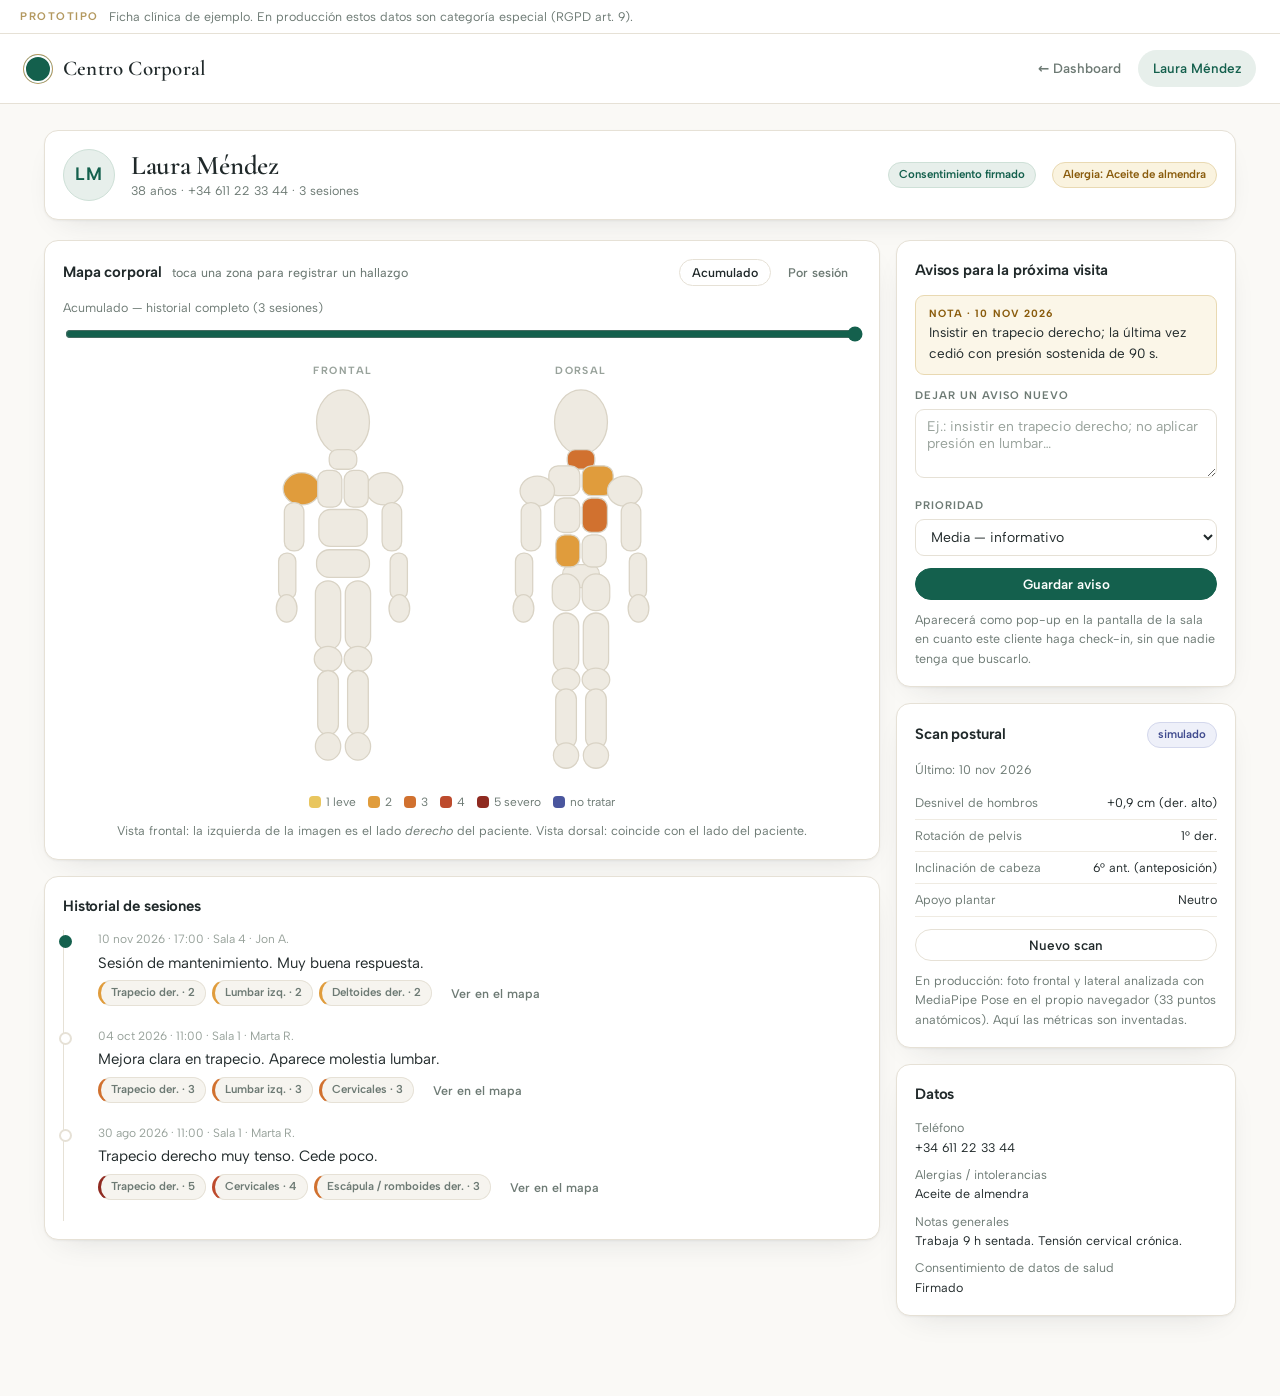
<file: massage/cliente.html>
<!doctype html>
<html lang="es">
<head>
<meta charset="utf-8">
<meta name="viewport" content="width=device-width,initial-scale=1">
<title>Ficha de cliente · Centro de masaje (prototipo)</title>
<link rel="preconnect" href="https://fonts.googleapis.com">
<link rel="preconnect" href="https://fonts.gstatic.com" crossorigin>
<link href="https://fonts.googleapis.com/css2?family=Cormorant+Garamond:wght@500;600;700&family=Albert+Sans:wght@400;500;600;700&display=swap" rel="stylesheet">
<link rel="stylesheet" href="assets/base.css">
</head>
<body data-pagina="cliente">

<div class="demo-bar">
  <strong>PROTOTIPO</strong>
  <span>Ficha clínica de ejemplo. En producción estos datos son categoría especial (RGPD art. 9).</span>
</div>

<header class="top">
  <div class="brand"><span class="brand-dot"></span> Centro&nbsp;Corporal</div>
  <nav class="nav">
    <a href="index.html">← Dashboard</a>
    <a href="#" class="on" id="nav-nombre">Ficha</a>
  </nav>
</header>

<main class="wrap">
  <div id="cabecera" style="margin-bottom:20px"></div>

  <div class="grid g-ficha">

    <!-- ── Columna principal ─────────────────────────────────────── -->
    <div>
      <section class="card" style="margin-bottom:16px">
        <div class="card-h">
          <h2>Mapa corporal</h2>
          <span class="sub">toca una zona para registrar un hallazgo</span>
          <span class="spacer"></span>
          <div style="display:flex;gap:4px">
            <button class="btn sm" id="modo-acum">Acumulado</button>
            <button class="btn sm gh" id="modo-sesion">Por sesión</button>
          </div>
        </div>

        <div id="tiempo" style="margin-bottom:14px"></div>

        <div class="cuerpo-wrap">
          <div class="cuerpo-col">
            <div class="cap">Frontal</div>
            <div id="svg-frontal"></div>
          </div>
          <div class="cuerpo-col">
            <div class="cap">Dorsal</div>
            <div id="svg-dorsal"></div>
          </div>
        </div>

        <div class="leyenda">
          <span><i style="background:#e9c65f"></i>1 leve</span>
          <span><i style="background:#e09c3c"></i>2</span>
          <span><i style="background:#d1712f"></i>3</span>
          <span><i style="background:#bd4b2d"></i>4</span>
          <span><i style="background:#8f2a20"></i>5 severo</span>
          <span><i style="background:#4a569e"></i>no tratar</span>
        </div>
        <p class="tiny muted" style="text-align:center;margin:10px 0 0">
          Vista frontal: la izquierda de la imagen es el lado <em>derecho</em> del paciente.
          Vista dorsal: coincide con el lado del paciente.
        </p>
      </section>

      <section class="card" id="borrador-card" hidden style="margin-bottom:16px">
        <div class="card-h">
          <h2>Sesión sin guardar</h2>
          <span class="sub" id="borrador-n"></span>
        </div>
        <div id="borrador-lista"></div>
        <label class="f" for="b-notas">Notas de la sesión</label>
        <textarea id="b-notas" rows="2" placeholder="Qué se ha trabajado, cómo ha respondido…"></textarea>
        <div style="display:flex;gap:8px;margin-top:12px">
          <button class="btn pri" id="b-guardar">Guardar sesión en el historial</button>
          <button class="btn gh" id="b-descartar">Descartar</button>
        </div>
      </section>

      <section class="card">
        <div class="card-h"><h2>Historial de sesiones</h2></div>
        <ul class="tl" id="historial"></ul>
      </section>
    </div>

    <!-- ── Columna lateral ───────────────────────────────────────── -->
    <div>
      <section class="card" style="margin-bottom:16px">
        <div class="card-h"><h2>Avisos para la próxima visita</h2></div>
        <div id="avisos"></div>
        <label class="f" for="nuevo-aviso">Dejar un aviso nuevo</label>
        <textarea id="nuevo-aviso" rows="3"
          placeholder="Ej.: insistir en trapecio derecho; no aplicar presión en lumbar…"></textarea>
        <label class="f" for="aviso-pri">Prioridad</label>
        <select id="aviso-pri">
          <option value="media">Media — informativo</option>
          <option value="alta">Alta — contraindicación / precaución</option>
        </select>
        <button class="btn pri" id="aviso-add" style="margin-top:12px;width:100%">Guardar aviso</button>
        <p class="tiny muted" style="margin:10px 0 0">
          Aparecerá como pop-up en la pantalla de la sala en cuanto este cliente
          haga check-in, sin que nadie tenga que buscarlo.
        </p>
      </section>

      <section class="card" style="margin-bottom:16px">
        <div class="card-h">
          <h2>Scan postural</h2>
          <span class="chip info spacer">simulado</span>
        </div>
        <div id="scan"></div>
        <button class="btn" id="scan-add" style="margin-top:12px;width:100%">Nuevo scan</button>
        <p class="tiny muted" style="margin:10px 0 0">
          En producción: foto frontal y lateral analizada con MediaPipe Pose en el
          propio navegador (33 puntos anatómicos). Aquí las métricas son inventadas.
        </p>
      </section>

      <section class="card">
        <div class="card-h"><h2>Datos</h2></div>
        <div id="datos" class="tiny"></div>
      </section>
    </div>
  </div>
</main>

<!-- Editor de marca -->
<div class="modal-bg" id="modal" hidden>
  <div class="modal">
    <h3 id="mz-titulo">Zona</h3>
    <p class="muted tiny" id="mz-sub"></p>
    <label class="f">Tipo de hallazgo</label>
    <select id="mz-tipo">
      <option value="contractura">Contractura</option>
      <option value="dolor">Dolor</option>
      <option value="tension">Tensión</option>
      <option value="lesion">Lesión / antecedente</option>
      <option value="evitar">No tratar (contraindicado)</option>
    </select>
    <label class="f">Intensidad</label>
    <div class="int-sel" id="mz-int">
      <button data-i="1">1</button><button data-i="2">2</button>
      <button data-i="3" class="on">3</button>
      <button data-i="4">4</button><button data-i="5">5</button>
    </div>
    <label class="f" for="mz-nota">Nota</label>
    <input type="text" id="mz-nota" placeholder="Opcional">
    <div class="acts">
      <button class="btn gh" id="mz-cancel">Cancelar</button>
      <button class="btn pri" id="mz-ok">Añadir marca</button>
    </div>
  </div>
</div>

<script type="module">
import * as D from './assets/datos.js';
import { dibujarCuerpo, nombreZona, etiquetaLado, COLOR_INT } from './assets/cuerpo.js';

const $ = s => document.querySelector(s);
const params = new URLSearchParams(location.search);
const cid = params.get('id') || 'c1';
const c = D.cliente(cid);
if (!c){ document.body.innerHTML = '<p style="padding:40px">Cliente no encontrado.</p>'; throw new Error('sin cliente'); }

let modo = 'acum';        // 'acum' | 'sesion'
let idx = null;           // índice en la lista ascendente de sesiones
let borrador = {marcas: [], notas: ''};
let zonaEditando = null;
let intensidad = 3;

const sesionesAsc = () => D.sesionesDe(cid).slice().reverse();

/* ── Cabecera ──────────────────────────────────────────────────────── */
function pintarCabecera(){
  const ses = D.sesionesDe(cid);
  const enSala = Object.entries(D.E.activas).find(([,a]) => a.clienteId === cid);
  $('#nav-nombre').textContent = c.nombre;
  $('#cabecera').innerHTML = `
    <div class="card" style="display:flex;gap:16px;align-items:center;flex-wrap:wrap">
      <div class="avatar" style="width:52px;height:52px;font-size:18px">${D.iniciales(c.nombre)}</div>
      <div>
        <h1>${c.nombre}</h1>
        <div class="tiny muted">${D.edad(c.nac)} años · ${c.tel} · ${ses.length} ${ses.length===1?'sesión':'sesiones'}</div>
      </div>
      <span class="spacer"></span>
      ${enSala ? `<span class="chip ok">En ${D.sala(enSala[0]).nombre} ahora</span>` : ''}
      ${c.consent ? '<span class="chip ok">Consentimiento firmado</span>'
                  : '<span class="chip bad">Falta consentimiento RGPD</span>'}
      ${c.alergias && c.alergias !== '—' ? `<span class="chip warn">Alergia: ${c.alergias}</span>` : ''}
    </div>`;
}

/* ── Control de tiempo ─────────────────────────────────────────────── */
function pintarTiempo(){
  const ses = sesionesAsc();
  if (!ses.length){
    $('#tiempo').innerHTML = '<p class="tiny muted">Sin sesiones registradas todavía.</p>';
    return;
  }
  if (idx === null) idx = ses.length - 1;
  idx = Math.min(idx, ses.length - 1);
  const s = ses[idx];
  const etq = modo === 'acum'
    ? (idx === ses.length - 1
        ? `Acumulado — historial completo (${ses.length} sesiones)`
        : `Acumulado hasta el ${D.fFecha(s.inicio)} (${idx + 1} de ${ses.length})`)
    : `Solo la sesión del ${D.fFecha(s.inicio)} · ${s.terapeuta}`;

  $('#tiempo').innerHTML = `
    <div class="tiny muted" style="margin-bottom:6px">${etq}</div>
    <input type="range" id="rango" min="0" max="${ses.length-1}" value="${idx}" style="width:100%">`;
  $('#rango').addEventListener('input', e => { idx = +e.target.value; pintarCuerpo(); pintarTiempo(); });
}

/* ── Cuerpo ────────────────────────────────────────────────────────── */
function marcasActuales(){
  const ses = sesionesAsc();
  const s = ses[idx];
  const base = !ses.length ? {frontal:{},dorsal:{}}
    : modo === 'sesion'
      ? D.mapaDeMarcas(cid, {soloSesion: s.id})
      : D.mapaDeMarcas(cid, {hasta: s.inicio});

  // superponer el borrador para ver el efecto inmediato
  for (const m of borrador.marcas){
    const v = base[m.vista] || (base[m.vista] = {});
    v[m.zona] = {intensidad: m.tipo === 'evitar' ? 0 : m.int,
                 evitar: m.tipo === 'evitar', n: (v[m.zona]?.n || 0) + 1,
                 tipo: m.tipo, nota: m.nota, ultima: 'borrador'};
  }
  return base;
}

function pintarCuerpo(){
  const m = marcasActuales();
  dibujarCuerpo($('#svg-frontal'), 'frontal', m.frontal, (z) => abrirEditor('frontal', z));
  dibujarCuerpo($('#svg-dorsal'),  'dorsal',  m.dorsal,  (z) => abrirEditor('dorsal',  z));
}

/* ── Editor de marca ───────────────────────────────────────────────── */
function abrirEditor(vista, zonaId){
  zonaEditando = {vista, zonaId};
  const z = zonaId.replace(/_(izq|der)$/,'');
  const lado = (zonaId.match(/_(izq|der)$/) || [])[1];
  $('#mz-titulo').textContent = nombreZona(vista, zonaId) + (lado ? ` ${etiquetaLado(lado)}` : '');
  $('#mz-sub').textContent = `Vista ${vista} · ${c.nombre}`;
  $('#mz-nota').value = '';
  $('#modal').hidden = false;
}
$('#mz-int').addEventListener('click', e => {
  const b = e.target.closest('button'); if (!b) return;
  intensidad = +b.dataset.i;
  [...$('#mz-int').children].forEach(x => x.classList.toggle('on', x === b));
});
$('#mz-cancel').addEventListener('click', () => $('#modal').hidden = true);
$('#modal').addEventListener('click', e => { if (e.target.id === 'modal') $('#modal').hidden = true; });
$('#mz-ok').addEventListener('click', () => {
  const tipo = $('#mz-tipo').value;
  borrador.marcas.push({
    vista: zonaEditando.vista, zona: zonaEditando.zonaId,
    tipo, int: tipo === 'evitar' ? 0 : intensidad, nota: $('#mz-nota').value.trim(),
  });
  $('#modal').hidden = true;
  pintarBorrador(); pintarCuerpo();
});

/* ── Borrador ──────────────────────────────────────────────────────── */
function pintarBorrador(){
  const n = borrador.marcas.length;
  $('#borrador-card').hidden = n === 0;
  $('#borrador-n').textContent = `${n} marca${n===1?'':'s'} sin guardar`;
  $('#borrador-lista').innerHTML = borrador.marcas.map((m,i) => `
    <div class="marca" style="border-left-color:${m.tipo==='evitar'?'#4a569e':COLOR_INT[m.int]}">
      <div style="display:flex;align-items:center;gap:8px">
        <span class="zn">${nombreZona(m.vista, m.zona)} ${etiquetaLado((m.zona.match(/_(izq|der)$/)||[])[1])}</span>
        <span class="spacer"></span>
        <button class="btn sm gh dgr" data-quitar="${i}">Quitar</button>
      </div>
      <div class="mt">${D.TIPOS_MARCA[m.tipo].etq}${m.tipo!=='evitar'?` · intensidad ${m.int}`:''}${m.nota?` · ${m.nota}`:''} · vista ${m.vista}</div>
    </div>`).join('');
}
$('#borrador-lista').addEventListener('click', e => {
  const b = e.target.closest('[data-quitar]'); if (!b) return;
  borrador.marcas.splice(+b.dataset.quitar, 1);
  pintarBorrador(); pintarCuerpo();
});
$('#b-descartar').addEventListener('click', () => {
  borrador = {marcas: [], notas: ''}; $('#b-notas').value = '';
  pintarBorrador(); pintarCuerpo();
});
$('#b-guardar').addEventListener('click', () => {
  if (!borrador.marcas.length) return;
  const enSala = Object.entries(D.E.activas).find(([,a]) => a.clienteId === cid);
  D.E.sesiones.push({
    id: D.nuevoId('x'), clienteId: cid,
    salaId: enSala ? enSala[0] : D.E.salas[0].id,
    terapeuta: 'Terapeuta (demo)',
    inicio: new Date().toISOString(), fin: new Date().toISOString(),
    notas: $('#b-notas').value.trim() || 'Sin notas.',
    marcas: borrador.marcas,
  });
  D.guardar();
  borrador = {marcas: [], notas: ''}; $('#b-notas').value = '';
  idx = null;
  todo();
});

/* ── Historial ─────────────────────────────────────────────────────── */
function pintarHistorial(){
  const ses = D.sesionesDe(cid);
  const asc = sesionesAsc();
  $('#historial').innerHTML = ses.length ? ses.map(s => {
    const i = asc.findIndex(x => x.id === s.id);
    return `
    <li class="${i === idx ? 'act' : ''}">
      <div class="fch">${D.fFecha(s.inicio)} · ${D.fHora(s.inicio)} · ${D.sala(s.salaId)?.nombre ?? '—'} · ${s.terapeuta}</div>
      <div style="margin:3px 0 5px">${s.notas}</div>
      <div style="display:flex;gap:6px;flex-wrap:wrap;align-items:center">
        ${(s.marcas||[]).map(m => `
          <span class="chip" style="border-left:3px solid ${m.tipo==='evitar'?'#4a569e':COLOR_INT[m.int]}">
            ${nombreZona(m.vista, m.zona)} ${etiquetaLado((m.zona.match(/_(izq|der)$/)||[])[1])}
            ${m.tipo!=='evitar'?`· ${m.int}`:'· no tratar'}
          </span>`).join('')}
        <button class="btn sm gh" data-ver="${s.id}">Ver en el mapa</button>
      </div>
    </li>`;
  }).join('') : '<li class="muted">Sin sesiones.</li>';
}
$('#historial').addEventListener('click', e => {
  const b = e.target.closest('[data-ver]'); if (!b) return;
  modo = 'sesion';
  idx = sesionesAsc().findIndex(s => s.id === b.dataset.ver);
  sincronizarModo(); pintarTiempo(); pintarCuerpo(); pintarHistorial();
  document.querySelector('.cuerpo-wrap').scrollIntoView({behavior:'smooth', block:'center'});
});

/* ── Avisos ────────────────────────────────────────────────────────── */
function pintarAvisos(){
  const av = D.avisosDe(cid);
  $('#avisos').innerHTML = av.length ? av.map(a => `
    <div class="aviso ${a.prioridad==='alta'?'alta':''}">
      <div class="pri">${a.prioridad === 'alta' ? '⚠ Precaución' : 'Nota'} · ${D.fFecha(a.creado)}</div>
      <div>${a.texto}</div>
    </div>`).join('')
    : '<p class="tiny muted">Sin avisos pendientes.</p>';
}
$('#aviso-add').addEventListener('click', () => {
  const t = $('#nuevo-aviso').value.trim();
  if (!t) return;
  D.E.avisos.push({id: D.nuevoId('a'), clienteId: cid, prioridad: $('#aviso-pri').value,
                   texto: t, creado: new Date().toISOString(), visto: null});
  D.guardar();
  $('#nuevo-aviso').value = '';
  pintarAvisos();
});

/* ── Scan ──────────────────────────────────────────────────────────── */
function pintarScan(){
  const sc = D.scansDe(cid)[0];
  $('#scan').innerHTML = sc
    ? `<div class="tiny muted" style="margin-bottom:8px">Último: ${D.fFecha(sc.fecha)}</div>` +
      Object.entries(sc.metricas).map(([k,v]) => `
        <div style="display:flex;gap:10px;padding:6px 0;border-bottom:1px solid var(--line-soft)">
          <span class="muted tiny">${k}</span><span class="spacer"></span>
          <span class="tiny mono">${v}</span></div>`).join('')
    : '<p class="tiny muted">Este cliente no tiene ningún scan todavía.</p>';
}
$('#scan-add').addEventListener('click', () => {
  const r = (a,b,d=1) => (a + Math.random()*(b-a)).toFixed(d);
  const lado = () => Math.random() < .5 ? 'der.' : 'izq.';
  D.E.scans.push({id: D.nuevoId('sc'), clienteId: cid, fecha: new Date().toISOString(),
    metricas:{
      'Desnivel de hombros': `+${r(0.2,2.4)} cm (${lado()} alto)`,
      'Rotación de pelvis':  `${r(0,6,0)}° ${lado()}`,
      'Inclinación de cabeza': `${r(1,7)}° ant.`,
      'Apoyo plantar': ['Neutro','Pronación leve','Supinación leve'][Math.floor(Math.random()*3)],
    }});
  D.guardar();
  pintarScan();
});

/* ── Datos ─────────────────────────────────────────────────────────── */
function pintarDatos(){
  $('#datos').innerHTML = `
    <div class="muted">Teléfono</div><div style="margin-bottom:8px">${c.tel}</div>
    <div class="muted">Alergias / intolerancias</div><div style="margin-bottom:8px">${c.alergias}</div>
    <div class="muted">Notas generales</div><div style="margin-bottom:8px">${c.nota}</div>
    <div class="muted">Consentimiento de datos de salud</div>
    <div>${c.consent ? 'Firmado' : 'PENDIENTE — no debería tratarse sin firmar'}</div>`;
}

/* ── Modo ──────────────────────────────────────────────────────────── */
function sincronizarModo(){
  $('#modo-acum').className   = 'btn sm' + (modo === 'acum'   ? '' : ' gh');
  $('#modo-sesion').className = 'btn sm' + (modo === 'sesion' ? '' : ' gh');
}
$('#modo-acum').addEventListener('click', () => {
  modo = 'acum'; sincronizarModo(); pintarTiempo(); pintarCuerpo(); });
$('#modo-sesion').addEventListener('click', () => {
  modo = 'sesion'; sincronizarModo(); pintarTiempo(); pintarCuerpo(); });

function todo(){
  pintarCabecera(); sincronizarModo(); pintarTiempo(); pintarCuerpo();
  pintarBorrador(); pintarHistorial(); pintarAvisos(); pintarScan(); pintarDatos();
}
D.alCambiar(() => todo());
todo();
</script>
</body>
</html>
</file>
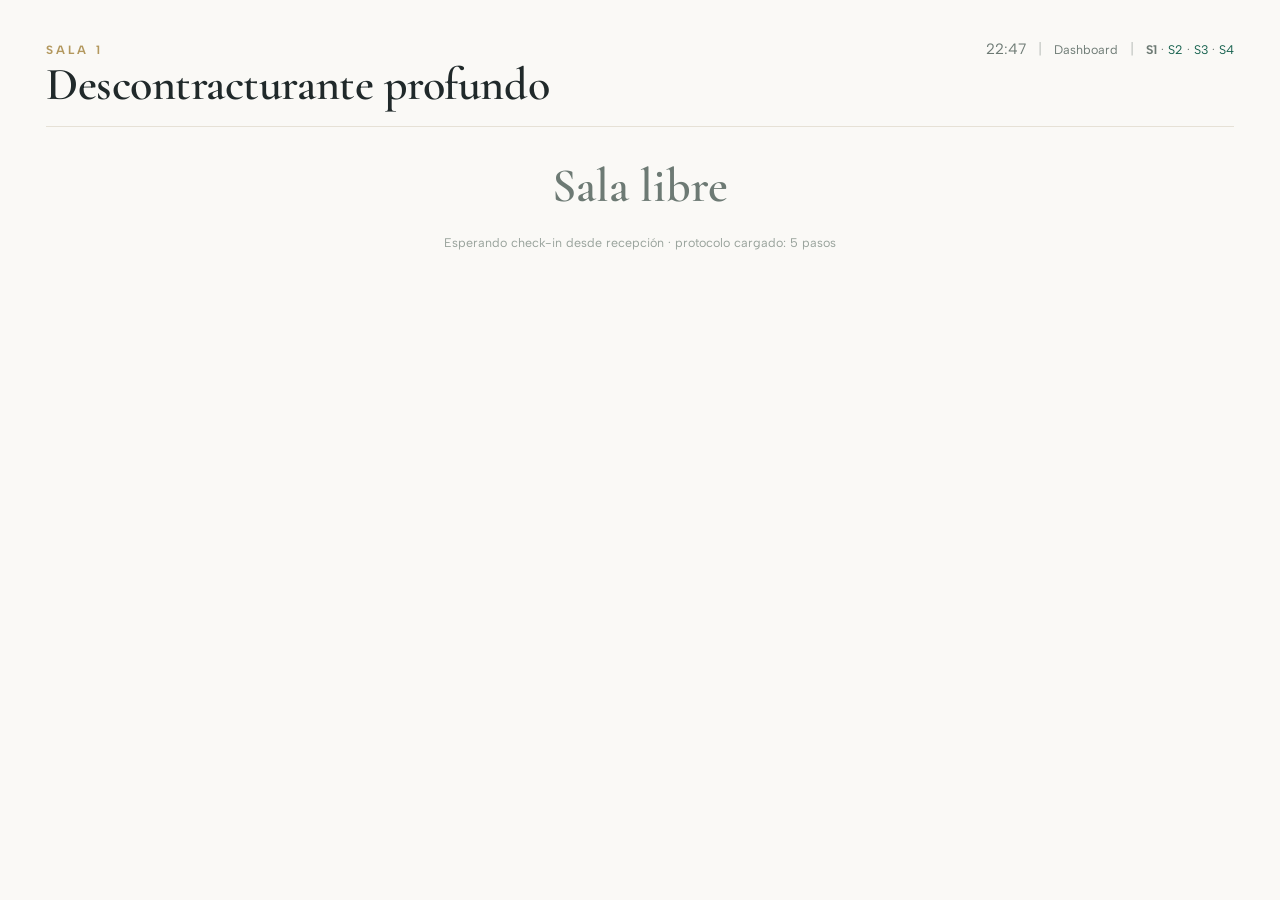
<file: massage/sala.html>
<!doctype html>
<html lang="es">
<head>
<meta charset="utf-8">
<meta name="viewport" content="width=device-width,initial-scale=1">
<title>Pantalla de sala · Centro de masaje (prototipo)</title>
<link rel="preconnect" href="https://fonts.googleapis.com">
<link rel="preconnect" href="https://fonts.gstatic.com" crossorigin>
<link href="https://fonts.googleapis.com/css2?family=Cormorant+Garamond:wght@500;600;700&family=Albert+Sans:wght@400;500;600;700&display=swap" rel="stylesheet">
<link rel="stylesheet" href="assets/base.css">
</head>
<body class="kiosco" data-pagina="sala">

<div class="k">
  <div class="k-top">
    <div>
      <div class="k-sala" id="k-sala">Sala</div>
      <div class="k-tipo" id="k-tipo">—</div>
    </div>
    <div class="k-reloj">
      <span id="k-hora"></span>
      <span style="margin:0 8px;opacity:.4">|</span>
      <a href="index.html" class="muted tiny">Dashboard</a>
      <span style="margin:0 8px;opacity:.4">|</span>
      <span class="tiny" id="k-cambiar"></span>
    </div>
  </div>

  <div id="k-contenido" style="flex:1;min-height:0"></div>
</div>

<script type="module">
import * as D from './assets/datos.js';
import { dibujarCuerpo } from './assets/cuerpo.js';

const $ = s => document.querySelector(s);
const salaId = new URLSearchParams(location.search).get('id') || 's1';
const s = D.sala(salaId);
if (!s){ document.body.innerHTML = '<p style="padding:40px;color:#fff">Sala no encontrada.</p>'; throw new Error('sin sala'); }

$('#k-sala').textContent = s.nombre;
$('#k-tipo').textContent = s.tipo;
$('#k-cambiar').innerHTML = D.E.salas
  .map(x => x.id === salaId ? `<b>${x.nombre.replace('Sala ','S')}</b>`
                            : `<a href="sala.html?id=${x.id}">${x.nombre.replace('Sala ','S')}</a>`)
  .join(' · ');

setInterval(() => {
  $('#k-hora').textContent = new Date().toLocaleTimeString('es-ES',{hour:'2-digit',minute:'2-digit'});
}, 1000);
$('#k-hora').textContent = new Date().toLocaleTimeString('es-ES',{hour:'2-digit',minute:'2-digit'});

/* ── Vista principal ───────────────────────────────────────────────── */
function pintar(){
  const act = D.E.activas[salaId];

  if (!act){
    $('#k-contenido').innerHTML = `
      <div class="k-libre">
        <div>
          <div class="big">Sala libre</div>
          <p class="tiny" style="margin-top:10px">
            Esperando check-in desde recepción · protocolo cargado: ${s.protocolo.length} pasos
          </p>
        </div>
      </div>`;
    return;
  }

  const c = D.cliente(act.clienteId);
  $('#k-contenido').innerHTML = `
    <div class="k-body">
      <div style="min-width:0;display:flex;flex-direction:column">
        <div class="tiny muted" style="letter-spacing:.18em;text-transform:uppercase;font-weight:700">Cliente</div>
        <div class="k-cliente">${D.nombreEnPantalla(c.nombre)}</div>
        <div class="k-crono" data-crono="${act.inicio}">00:00</div>
        <div class="tiny muted">de ${s.min} min previstos</div>
        <ul class="k-pasos">
          ${s.protocolo.map((p,i) => `
            <li class="${i === act.paso ? 'on' : i < act.paso ? 'hecho' : ''}">
              <span class="num">${i+1}</span>${p}
            </li>`).join('')}
        </ul>
      </div>
      <div>
        <div class="tiny muted" style="letter-spacing:.18em;text-transform:uppercase;font-weight:700;margin-bottom:8px">
          Zonas de trabajo
        </div>
        <div class="cuerpo-wrap" id="k-cuerpo"></div>
        <p class="tiny muted" style="margin-top:12px;line-height:1.45">
          Sin nombre completo ni diagnóstico en pantalla: esta vista se ve desde
          el pasillo. El detalle clínico solo aparece en el aviso inicial.
        </p>
      </div>
    </div>`;

  const marcas = D.mapaDeMarcas(act.clienteId);
  const host = $('#k-cuerpo');
  for (const vista of ['frontal','dorsal']){
    const col = document.createElement('div');
    col.className = 'cuerpo-col';
    col.innerHTML = `<div class="cap">${vista}</div>`;
    const box = document.createElement('div');
    box.style.maxWidth = '130px';
    col.appendChild(box);
    host.appendChild(col);
    dibujarCuerpo(box, vista, marcas[vista]);
  }
}

setInterval(() => {
  document.querySelectorAll('[data-crono]').forEach(el => {
    el.textContent = D.reloj(el.dataset.crono);
  });
}, 1000);

/* ── Pop-up de bienvenida (el aviso de la visita anterior) ──────────── */
function popup(clienteId){
  const c = D.cliente(clienteId);
  const av = D.avisosDe(clienteId);
  const ses = D.sesionesDe(clienteId).filter(x => x.fin);
  const ult = ses[0];

  const el = document.createElement('div');
  el.className = 'pop';
  el.innerHTML = `
    <div class="pop-card">
      <div class="et">${s.nombre} · check-in</div>
      <h2>${c.nombre}</h2>
      ${ult ? `<p class="tiny muted" style="margin:-8px 0 16px">
        Última visita: ${D.fFecha(ult.inicio)} · ${D.sala(ult.salaId)?.nombre ?? '—'} · ${ult.terapeuta}<br>
        <span style="color:var(--txt)">“${ult.notas}”</span></p>` : ''}
      ${av.length
        ? av.map(a => `<div class="aviso ${a.prioridad==='alta'?'alta':''}">
             <div class="pri">${a.prioridad==='alta'?'⚠ Precaución':'Nota de la sesión anterior'}</div>
             <div>${a.texto}</div></div>`).join('')
        : '<p class="muted">Sin avisos pendientes de visitas anteriores.</p>'}
      ${c.alergias && c.alergias !== '—'
        ? `<div class="chip warn" style="margin-top:8px">Alergia: ${c.alergias}</div>` : ''}
      ${c.consent ? '' : '<div class="chip bad" style="margin-top:8px">Consentimiento RGPD sin firmar</div>'}
      <div style="display:flex;gap:10px;margin-top:22px">
        <button class="btn pri" id="pop-ok">Entendido, empezar</button>
        <span class="tiny muted" style="align-self:center">se cierra solo en <b id="pop-seg">25</b> s</span>
      </div>
    </div>`;
  document.body.appendChild(el);

  let seg = 25;
  const t = setInterval(() => {
    seg--;
    const n = el.querySelector('#pop-seg');
    if (n) n.textContent = seg;
    if (seg <= 0) cerrar();
  }, 1000);

  function cerrar(){
    clearInterval(t);
    el.remove();
    D.marcarAvisosVistos(clienteId);
  }
  el.querySelector('#pop-ok').addEventListener('click', cerrar);
}

/* ── Tiempo real ───────────────────────────────────────────────────── */
D.alCambiar(ev => {
  pintar();
  if (ev.tipo === 'checkin' && ev.salaId === salaId) popup(ev.clienteId);
});

pintar();
</script>
</body>
</html>
</file>
<file: massage/assets/base.css>
/* ────────────────────────────────────────────────────────────────────
   Sistema visual · Centro Corporal
   Tema único y deliberado: blanco clínico de lujo.
   Tokens: papel cálido casi blanco, tinta verdosa, hairlines beige,
   acento verde clínico profundo y un detalle dorado en la marca.
   ──────────────────────────────────────────────────────────────────── */
:root{
  --bg:#faf9f6;          /* papel cálido */
  --panel:#ffffff;       /* tarjeta */
  --panel-2:#f6f4ef;     /* superficie hundida (inputs, filas hover) */
  --panel-3:#eef1ec;     /* superficie con tinte del acento */
  --line:#e6e1d6;        /* hairline cálido */
  --line-soft:#efebe2;
  --txt:#20292a;         /* tinta con sesgo verde */
  --muted:#6d7a74;
  --muted-2:#98a29b;
  --accent:#14604d;      /* verde clínico profundo */
  --accent-dim:#0e4a3b;
  --accent-soft:#e7efeb;
  --oro:#b3985e;         /* detalle de marca */
  --warn:#b07818; --danger:#b23c2e; --info:#4a569e;
  --i1:#e9c65f; --i2:#e09c3c; --i3:#d1712f; --i4:#bd4b2d; --i5:#8f2a20;
  --radius:14px; --radius-s:9px;
  --shadow:0 1px 2px rgba(32,41,42,.05),0 12px 32px -18px rgba(32,41,42,.18);
  --font:"Albert Sans",system-ui,-apple-system,"Segoe UI",Roboto,sans-serif;
  --serif:"Cormorant Garamond",Georgia,"Times New Roman",serif;
}
*{box-sizing:border-box}
html,body{margin:0;padding:0}
body{
  background:var(--bg); color:var(--txt); font-family:var(--font);
  font-size:15px; line-height:1.55; -webkit-font-smoothing:antialiased;
}
a{color:var(--accent);text-decoration:none}
button{font-family:inherit;font-size:inherit;cursor:pointer}
h1,h2,h3,h4{margin:0;letter-spacing:-.01em}
h1{font-family:var(--serif);font-weight:600;font-size:27px;line-height:1.15;text-wrap:balance}
h2{font-size:15px;font-weight:650}
h3{font-size:14px;font-weight:650}
:focus-visible{outline:2px solid var(--accent);outline-offset:2px;border-radius:4px}
@media(prefers-reduced-motion:reduce){*{animation:none!important;transition:none!important}}

/* ── Cinta de demo ────────────────────────────────────────────────── */
.demo-bar{
  background:var(--panel);border-bottom:1px solid var(--line);
  padding:7px 20px;font-size:12.5px;color:var(--muted);
  display:flex;gap:10px;align-items:center;
}
.demo-bar strong{
  color:var(--oro);font-weight:650;letter-spacing:.14em;font-size:11px;
}

/* ── Cabecera ─────────────────────────────────────────────────────── */
.top{
  display:flex;align-items:center;gap:22px;
  padding:16px 24px;border-bottom:1px solid var(--line);
  background:var(--panel);position:sticky;top:0;z-index:40;
}
.brand{
  display:flex;align-items:center;gap:11px;
  font-family:var(--serif);font-weight:600;font-size:21px;letter-spacing:.01em;
}
.brand-dot{
  width:28px;height:28px;border-radius:50%;flex:none;
  background:var(--accent);
  box-shadow:inset 0 0 0 2px var(--panel),0 0 0 1px var(--oro);
}
.nav{display:flex;gap:2px;margin-left:auto;flex-wrap:wrap}
.nav a{
  padding:7px 14px;border-radius:999px;color:var(--muted);
  font-size:13.5px;font-weight:550;border:1px solid transparent;
}
.nav a:hover{color:var(--txt);background:var(--panel-2)}
.nav a.on{background:var(--accent-soft);color:var(--accent);border-color:transparent}

/* ── Layout ───────────────────────────────────────────────────────── */
.wrap{max-width:1240px;margin:0 auto;padding:26px 24px 80px}
.grid{display:grid;gap:16px}
.g-kpi{grid-template-columns:repeat(auto-fit,minmax(180px,1fr))}
.g-salas{grid-template-columns:repeat(auto-fit,minmax(280px,1fr))}
.g-clientes{grid-template-columns:repeat(auto-fit,minmax(260px,1fr))}
.g-ficha{grid-template-columns:minmax(0,1fr) 340px}
@media(max-width:900px){.g-ficha{grid-template-columns:1fr}}

.card{
  background:var(--panel);border:1px solid var(--line);
  border-radius:var(--radius);padding:18px;box-shadow:var(--shadow);
}
.card.pad-0{padding:0;overflow:hidden}
.card-h{display:flex;align-items:center;gap:10px;margin-bottom:12px}
.card-h .sub{color:var(--muted);font-size:12.5px;font-weight:450}
.spacer{margin-left:auto}

/* ── KPI ──────────────────────────────────────────────────────────── */
.kpi .n{
  font-family:var(--serif);font-size:34px;font-weight:600;
  letter-spacing:-.02em;line-height:1;font-variant-numeric:tabular-nums;
}
.kpi .l{color:var(--muted);font-size:12.5px;margin-top:5px}

/* ── Sala ─────────────────────────────────────────────────────────── */
.sala{position:relative}
.sala.ocupada{border-color:#bfd3c9;box-shadow:var(--shadow),inset 0 2px 0 var(--accent)}
.sala .estado{
  font-size:10.5px;text-transform:uppercase;letter-spacing:.12em;
  font-weight:700;color:var(--muted-2)
}
.sala.ocupada .estado{color:var(--accent)}
.sala .tipo{color:var(--muted);font-size:12.5px}
.sala .quien{font-family:var(--serif);font-size:19px;font-weight:600;margin-top:10px}
.sala .crono{font-variant-numeric:tabular-nums;color:var(--muted);font-size:13px}

/* ── Botones ──────────────────────────────────────────────────────── */
.btn{
  background:var(--panel);color:var(--txt);border:1px solid var(--line);
  border-radius:999px;padding:7px 15px;font-size:13.5px;font-weight:550;
  transition:.12s;white-space:nowrap;
}
.btn:hover{border-color:#cfc8b9;background:var(--panel-2)}
.btn.pri{background:var(--accent);color:#fdfefd;border-color:var(--accent);font-weight:600}
.btn.pri:hover{background:var(--accent-dim);border-color:var(--accent-dim)}
.btn.gh{background:transparent;border-color:transparent;color:var(--muted)}
.btn.gh:hover{color:var(--txt);background:var(--panel-2);border-color:transparent}
.btn.sm{padding:5px 12px;font-size:12.5px}
.btn.dgr{color:var(--danger)}
.btn:disabled{opacity:.4;cursor:not-allowed}

/* ── Chips / badges ───────────────────────────────────────────────── */
.chip{
  display:inline-flex;align-items:center;gap:6px;
  padding:3px 10px;border-radius:999px;font-size:11.5px;font-weight:600;
  background:var(--panel-2);color:var(--muted);border:1px solid var(--line);
}
.chip.ok{color:var(--accent);border-color:#cee0d7;background:var(--accent-soft)}
.chip.warn{color:#8a5c0d;border-color:#e9d9b2;background:#faf3df}
.chip.bad{color:#96301f;border-color:#eccfc6;background:#faeeea}
.chip.info{color:#414c8f;border-color:#d3d7ec;background:#eef0f9}

/* ── Listas ───────────────────────────────────────────────────────── */
.lista{list-style:none;margin:0;padding:0}
.lista li{
  padding:12px 16px;border-bottom:1px solid var(--line-soft);
  display:flex;gap:12px;align-items:center;
}
.lista li:last-child{border-bottom:0}
.lista li:hover{background:var(--panel-2)}
.avatar{
  width:38px;height:38px;border-radius:50%;flex:none;
  background:var(--accent-soft);border:1px solid #cee0d7;
  display:grid;place-items:center;font-weight:650;font-size:12.5px;color:var(--accent);
  letter-spacing:.03em;
}
.muted{color:var(--muted)}
.tiny{font-size:12.5px}
.mono{font-variant-numeric:tabular-nums}

input[type=range]{accent-color:var(--accent);width:100%}
input[type=text],input[type=search],select,textarea{
  background:var(--panel);border:1px solid var(--line);color:var(--txt);
  border-radius:var(--radius-s);padding:8px 11px;font-family:inherit;font-size:14px;width:100%;
}
input::placeholder,textarea::placeholder{color:var(--muted-2)}
input:focus,select:focus,textarea:focus{outline:2px solid var(--accent);outline-offset:1px}
label.f{
  display:block;font-size:11px;color:var(--muted);margin:12px 0 5px;
  font-weight:650;text-transform:uppercase;letter-spacing:.09em;
}

/* ── Mapa corporal ────────────────────────────────────────────────── */
.cuerpo-zona{
  fill:#eeeae1;stroke:#d9d3c5;stroke-width:1.1;
  transition:fill .15s,stroke .15s;cursor:pointer;
}
.cuerpo-zona:hover{stroke:var(--accent);stroke-width:2}
.cuerpo-zona:not([style*="fill"]):hover{fill:#e2ded2}
.cuerpo-zona.sel{stroke:var(--accent);stroke-width:2.2}
.cuerpo-zona.evitar{stroke:var(--info);stroke-width:2.4}
.cuerpo-wrap{display:flex;gap:8px;justify-content:center;flex-wrap:wrap}
.cuerpo-col{text-align:center}
.cuerpo-col .cap{
  font-size:10.5px;color:var(--muted-2);letter-spacing:.14em;
  text-transform:uppercase;font-weight:700;margin-bottom:4px
}
svg.cuerpo{max-width:230px;width:100%;height:auto;display:block}
.leyenda{display:flex;gap:12px;flex-wrap:wrap;align-items:center;
  font-size:12px;color:var(--muted);margin-top:14px;justify-content:center}
.leyenda i{width:12px;height:12px;border-radius:4px;display:inline-block;
  margin-right:5px;vertical-align:-2px}

/* ── Marcas ───────────────────────────────────────────────────────── */
.marca{
  border:1px solid var(--line);border-radius:var(--radius-s);
  padding:9px 12px;margin-bottom:8px;background:var(--panel);
  border-left-width:3px;
}
.marca .zn{font-weight:600;font-size:13.5px}
.marca .mt{color:var(--muted);font-size:12.5px}

/* ── Timeline ─────────────────────────────────────────────────────── */
.tl{list-style:none;margin:0;padding:0 0 0 18px;border-left:1px solid var(--line)}
.tl li{position:relative;padding:0 0 20px 16px}
.tl li::before{
  content:"";position:absolute;left:-23px;top:5px;width:9px;height:9px;
  border-radius:50%;background:var(--panel);border:2px solid var(--line)
}
.tl li.act::before{background:var(--accent);border-color:var(--accent)}
.tl .fch{font-size:12px;color:var(--muted-2);font-variant-numeric:tabular-nums}

/* ── Aviso destacado ──────────────────────────────────────────────── */
.aviso{
  border:1px solid #e9d9b2;background:#fbf6e8;border-radius:var(--radius-s);
  padding:10px 13px;margin-bottom:8px;font-size:13.5px
}
.aviso.alta{border-color:#eccfc6;background:#fbefeb}
.aviso .pri{font-size:10.5px;text-transform:uppercase;letter-spacing:.1em;
  font-weight:700;color:#8a5c0d}
.aviso.alta .pri{color:#96301f}

/* ── Modal ────────────────────────────────────────────────────────── */
.modal-bg{
  position:fixed;inset:0;background:rgba(32,41,42,.32);backdrop-filter:blur(3px);
  display:grid;place-items:center;z-index:90;padding:20px
}
.modal{
  background:var(--panel);border:1px solid var(--line);border-radius:var(--radius);
  padding:22px;width:100%;max-width:420px;
  box-shadow:0 24px 60px -20px rgba(32,41,42,.35);
}
.modal h3{font-family:var(--serif);font-size:21px;font-weight:600;margin-bottom:4px}
.modal .acts{display:flex;gap:8px;justify-content:flex-end;margin-top:18px}
[hidden]{display:none!important}

/* ── Intensidad ───────────────────────────────────────────────────── */
.int-sel{display:flex;gap:6px}
.int-sel button{
  flex:1;border:1px solid var(--line);background:var(--panel);color:var(--muted);
  border-radius:var(--radius-s);padding:7px 0;font-weight:700;font-size:13px
}
.int-sel button.on{color:#fff;border-color:transparent}
.int-sel button.on[data-i="1"]{background:var(--i1);color:#4d3a07}
.int-sel button.on[data-i="2"]{background:var(--i2);color:#4d2e05}
.int-sel button.on[data-i="3"]{background:var(--i3)}
.int-sel button.on[data-i="4"]{background:var(--i4)}
.int-sel button.on[data-i="5"]{background:var(--i5)}

/* ── Pantalla de sala (kiosco) ────────────────────────────────────── */
body.kiosco{background:var(--bg);overflow:hidden}
.k{height:100vh;display:flex;flex-direction:column;padding:38px 46px;gap:22px}
.k-top{display:flex;align-items:baseline;gap:16px;
  border-bottom:1px solid var(--line);padding-bottom:18px}
.k-sala{font-size:12px;letter-spacing:.26em;text-transform:uppercase;
  color:var(--oro);font-weight:700}
.k-tipo{font-family:var(--serif);font-size:46px;font-weight:600;
  letter-spacing:-.01em;line-height:1.05;text-wrap:balance}
.k-reloj{margin-left:auto;font-size:15px;color:var(--muted);font-variant-numeric:tabular-nums}
.k-body{display:grid;grid-template-columns:1fr 300px;gap:38px;flex:1;min-height:0;align-items:center}
@media(max-width:880px){.k-body{grid-template-columns:1fr}}
.k-cliente{font-family:var(--serif);font-size:32px;font-weight:600}
.k-crono{font-size:72px;font-weight:300;letter-spacing:-.02em;
  font-variant-numeric:tabular-nums;line-height:1;margin:8px 0 4px;color:var(--txt)}
.k-pasos{list-style:none;padding:0;margin:18px 0 0}
.k-pasos li{
  padding:12px 15px;border-radius:10px;border:1px solid var(--line-soft);
  margin-bottom:7px;color:var(--muted);display:flex;gap:12px;align-items:center;
  font-size:15px;background:var(--panel);
}
.k-pasos li.on{border-color:var(--accent);color:var(--txt);font-weight:600;
  box-shadow:inset 3px 0 0 var(--accent)}
.k-pasos li.hecho{opacity:.45}
.k-pasos .num{width:22px;height:22px;border-radius:50%;border:1px solid var(--line);
  display:grid;place-items:center;font-size:11px;flex:none;font-variant-numeric:tabular-nums}
.k-pasos li.on .num{background:var(--accent);color:#fdfefd;border-color:transparent;font-weight:700}
.k-libre{display:grid;place-items:center;flex:1;text-align:center;color:var(--muted-2)}
.k-libre .big{font-family:var(--serif);font-size:48px;font-weight:600;color:var(--muted)}

/* Pop-up de la pantalla de sala */
.pop{
  position:fixed;inset:0;background:rgba(250,249,246,.82);backdrop-filter:blur(6px);
  display:grid;place-items:center;padding:40px;z-index:99;animation:fade .25s ease
}
@keyframes fade{from{opacity:0}to{opacity:1}}
.pop-card{
  background:var(--panel);border:1px solid var(--accent);border-radius:18px;
  padding:34px 38px;max-width:620px;width:100%;
  box-shadow:0 30px 80px -24px rgba(20,96,77,.35);
}
.pop-card .et{font-size:11px;letter-spacing:.24em;text-transform:uppercase;
  color:var(--oro);font-weight:700}
.pop-card h2{font-family:var(--serif);font-size:34px;font-weight:600;margin:6px 0 16px;letter-spacing:-.01em}
</file>
